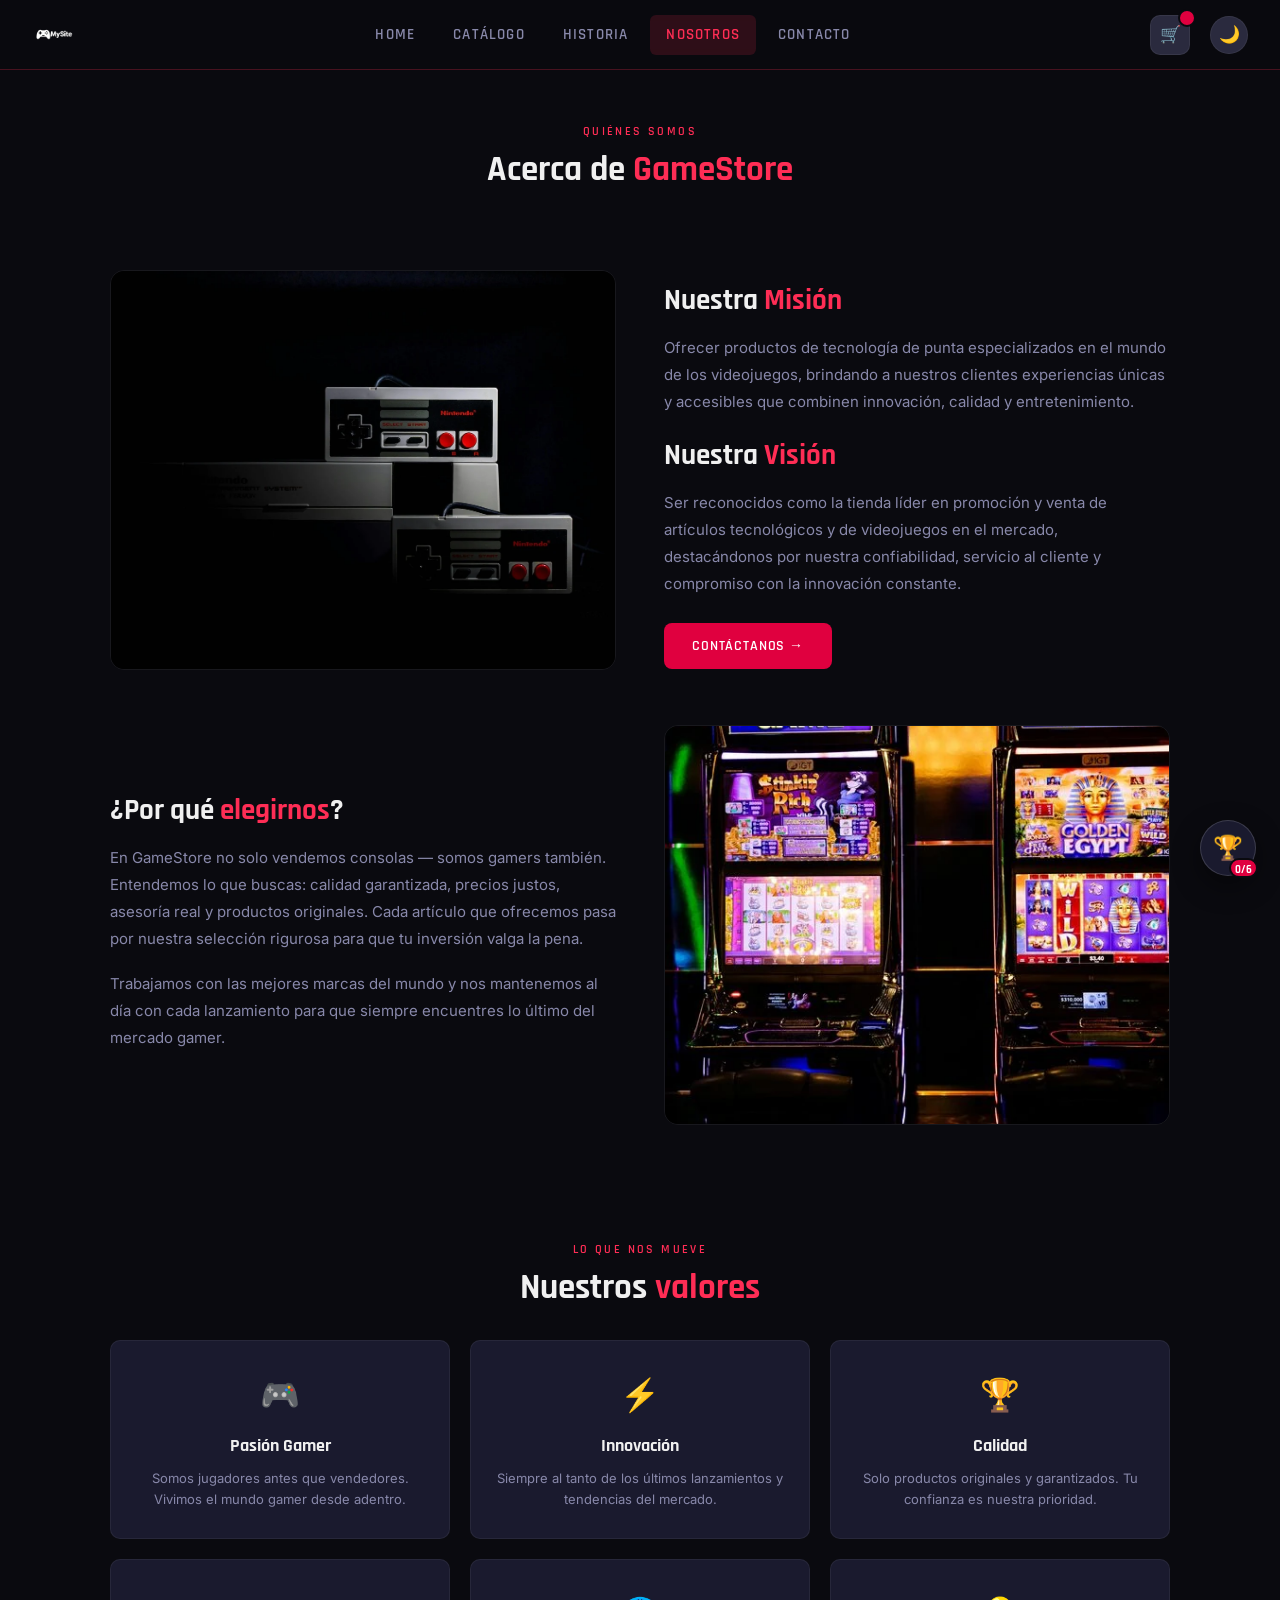
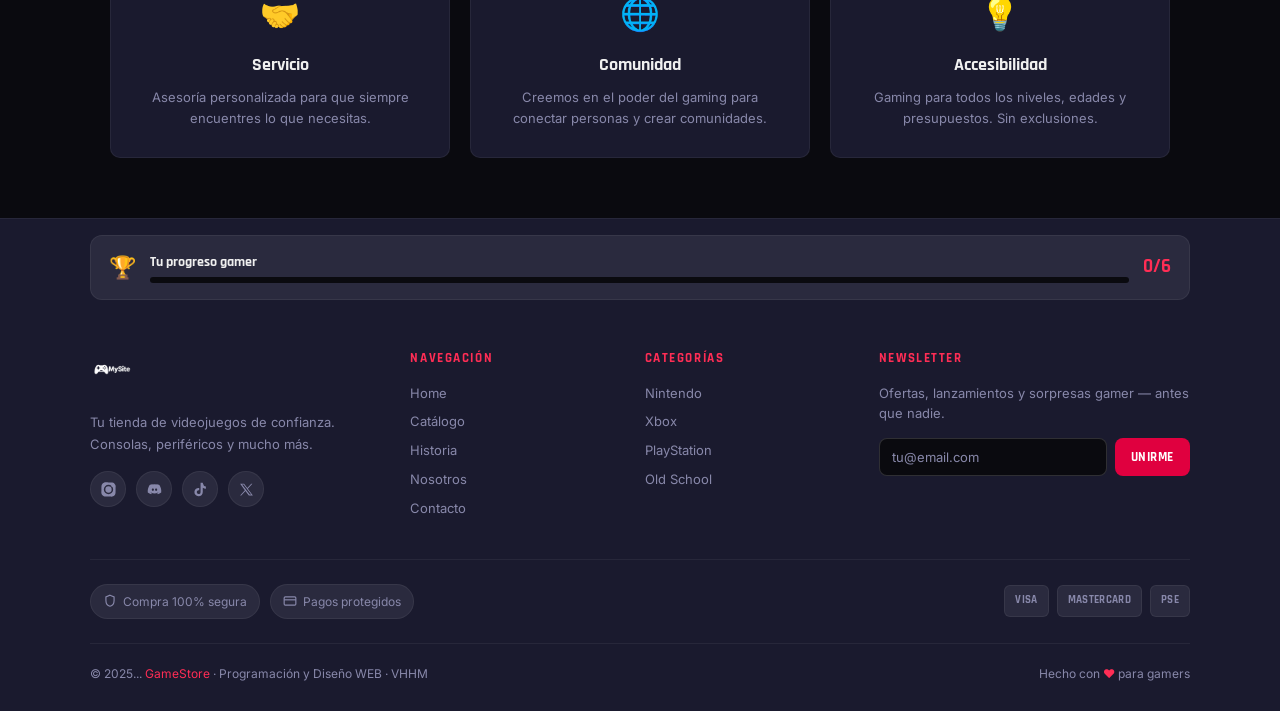
<file: acerca_de.html>
<!DOCTYPE html>
<html lang="es">
<head>
  <meta charset="UTF-8" />
  <meta name="viewport" content="width=device-width, initial-scale=1.0" />
  <!-- Aplica el tema guardado ANTES de pintar la página, para evitar parpadeo -->
  <script>
  (function () {
    try {
      var t = localStorage.getItem('gs-theme');
      if (t === 'light') { document.documentElement.setAttribute('data-theme', 'light'); }
    } catch (e) {}
  })();
  </script>
  <title>GameStore — Nosotros</title>

  <!-- SEO -->
  <meta name="description" content="Conoce GameStore: la tienda de confianza para gamers de toda edad y generación. Pasión gamer, calidad garantizada." />
  <link rel="canonical" href="https://gamestore-web-tau.vercel.app/acerca_de.html" />

  <!-- Open Graph (Facebook, WhatsApp, LinkedIn...) -->
  <meta property="og:type" content="website" />
  <meta property="og:site_name" content="GameStore" />
  <meta property="og:title" content="Sobre GameStore — Pasión gamer, calidad garantizada" />
  <meta property="og:description" content="Conoce GameStore: la tienda de confianza para gamers de toda edad y generación. Pasión gamer, calidad garantizada." />
  <meta property="og:image" content="https://gamestore-web-tau.vercel.app/IMAGENES/og-image.jpg" />
  <meta property="og:image:width" content="1200" />
  <meta property="og:image:height" content="630" />
  <meta property="og:url" content="https://gamestore-web-tau.vercel.app/acerca_de.html" />
  <meta property="og:locale" content="es_CO" />

  <!-- Twitter / X Card -->
  <meta name="twitter:card" content="summary_large_image" />
  <meta name="twitter:title" content="Sobre GameStore — Pasión gamer, calidad garantizada" />
  <meta name="twitter:description" content="Conoce GameStore: la tienda de confianza para gamers de toda edad y generación. Pasión gamer, calidad garantizada." />
  <meta name="twitter:image" content="https://gamestore-web-tau.vercel.app/IMAGENES/og-image.jpg" />

  <!-- Favicon -->
  <link rel="icon" type="image/x-icon" href="IMAGENES/favicon.ico" />
  <link rel="icon" type="image/png" sizes="32x32" href="IMAGENES/favicon-32x32.png" />
  <link rel="icon" type="image/png" sizes="16x16" href="IMAGENES/favicon-16x16.png" />
  <link rel="apple-touch-icon" sizes="180x180" href="IMAGENES/apple-touch-icon.png" />
  <link rel="manifest" href="site.webmanifest" />
  <meta name="theme-color" content="#ff2d55" />
  <link rel="preconnect" href="https://fonts.googleapis.com" />
  <link rel="preconnect" href="https://fonts.gstatic.com" crossorigin />
  <link rel="stylesheet" href="https://fonts.googleapis.com/css2?family=Rajdhani:wght@500;600;700&family=Inter:wght@300;400;500;600&display=swap" />
  <link rel="stylesheet" href="estilos.css" />
</head>
<body>

  <!-- NAVBAR -->
  <a href="#main-content" class="skip-link">Saltar al contenido</a>

  <nav class="navbar">
    <a href="inicio.html" class="logo">
      <picture><source srcset="IMAGENES/mysite.webp" type="image/webp" /><img src="IMAGENES/mysite.png" alt="GameStore" class="MySiteGamesLogo" width="240" height="240" /></picture>
    </a>
    <button class="menu-toggle" id="menuToggle" aria-label="Abrir menú de navegación" aria-expanded="false" aria-controls="menu">☰</button>
    <div class="menu" id="menu">
      <a href="inicio.html">Home</a>
      <a href="grillas.html">Catálogo</a>
      <a href="historia.html">Historia</a>
      <a href="acerca_de.html" class="active">Nosotros</a>
      <a href="contacto.html">Contacto</a>
    </div>
    <div class="navbar-actions">
      <button class="theme-toggle" id="themeToggle" aria-label="Cambiar a modo claro" title="Cambiar tema">🌙</button>
    </div>
  </nav>

  <main id="main-content">

  <!-- HEADER -->
  <div class="section-title reveal section-title--flush-top">
    <span class="eyebrow">Quiénes somos</span>
    <h2>Acerca de <span>GameStore</span></h2>
  </div>

  <!-- MISIÓN + IMAGEN -->
  <div class="about-hero reveal">
    <picture><source srcset="IMAGENES/pexels-tombrand-1637438.webp" type="image/webp" /><img src="IMAGENES/pexels-tombrand-1637438.jpg" alt="Nuestra misión" width="1400" height="933" loading="lazy" /></picture>
    <div class="about-text">
      <h2>Nuestra <span>Misión</span></h2>
      <p>
        Ofrecer productos de tecnología de punta especializados en el mundo de los videojuegos,
        brindando a nuestros clientes experiencias únicas y accesibles que combinen innovación,
        calidad y entretenimiento.
      </p>
      <h2>Nuestra <span>Visión</span></h2>
      <p>
        Ser reconocidos como la tienda líder en promoción y venta de artículos tecnológicos y de
        videojuegos en el mercado, destacándonos por nuestra confiabilidad, servicio al cliente
        y compromiso con la innovación constante.
      </p>
      <a href="contacto.html" class="btn-primary btn-primary--spaced">Contáctanos →</a>
    </div>
  </div>

  <!-- VISIÓN + IMAGEN (invertida) -->
  <div class="about-hero reveal about-hero--flush-top">
    <div class="about-text">
      <h2>¿Por qué <span>elegirnos</span>?</h2>
      <p>
        En GameStore no solo vendemos consolas — somos gamers también. Entendemos lo que buscas:
        calidad garantizada, precios justos, asesoría real y productos originales. Cada artículo
        que ofrecemos pasa por nuestra selección rigurosa para que tu inversión valga la pena.
      </p>
      <p>
        Trabajamos con las mejores marcas del mundo y nos mantenemos al día con cada lanzamiento
        para que siempre encuentres lo último del mercado gamer.
      </p>
    </div>
    <picture><source srcset="IMAGENES/pexels-viniciusvieirafotografia-29825629.webp" type="image/webp" /><img src="IMAGENES/pexels-viniciusvieirafotografia-29825629.jpg" alt="Por qué elegirnos" width="533" height="800" loading="lazy" /></picture>
  </div>

  <!-- VALORES -->
  <div class="section-title reveal">
    <span class="eyebrow">Lo que nos mueve</span>
    <h2>Nuestros <span>valores</span></h2>
  </div>
  <div class="about-values">
    <div class="value-card reveal">
      <div class="icon">🎮</div>
      <h3>Pasión Gamer</h3>
      <p>Somos jugadores antes que vendedores. Vivimos el mundo gamer desde adentro.</p>
    </div>
    <div class="value-card reveal">
      <div class="icon">⚡</div>
      <h3>Innovación</h3>
      <p>Siempre al tanto de los últimos lanzamientos y tendencias del mercado.</p>
    </div>
    <div class="value-card reveal">
      <div class="icon">🏆</div>
      <h3>Calidad</h3>
      <p>Solo productos originales y garantizados. Tu confianza es nuestra prioridad.</p>
    </div>
    <div class="value-card reveal">
      <div class="icon">🤝</div>
      <h3>Servicio</h3>
      <p>Asesoría personalizada para que siempre encuentres lo que necesitas.</p>
    </div>
    <div class="value-card reveal">
      <div class="icon">🌐</div>
      <h3>Comunidad</h3>
      <p>Creemos en el poder del gaming para conectar personas y crear comunidades.</p>
    </div>
    <div class="value-card reveal">
      <div class="icon">💡</div>
      <h3>Accesibilidad</h3>
      <p>Gaming para todos los niveles, edades y presupuestos. Sin exclusiones.</p>
    </div>
  </div>

  <!-- FOOTER -->
  </main>

  <footer>
    <div class="footer-achievements"></div>
    <div class="footer-grid">
      <div class="footer-brand">
        <a href="inicio.html" class="logo"><picture><source srcset="IMAGENES/mysite.webp" type="image/webp" /><img src="IMAGENES/mysite.png" alt="GameStore" width="240" height="240" loading="lazy" /></picture></a>
        <p>Tu tienda de videojuegos de confianza.<br>Consolas, periféricos y mucho más.</p>
        <div class="footer-social">
          <a href="#" aria-label="Síguenos en Instagram" target="_blank" rel="noopener"><svg viewBox="0 0 24 24"><path d="M12 2c2.7 0 3 0 4.1.06 1.1.05 1.85.23 2.5.48.7.27 1.28.64 1.87 1.22.58.59.95 1.17 1.22 1.87.25.66.43 1.4.48 2.5C22 9 22 9.3 22 12s0 3-.06 4.1c-.05 1.1-.23 1.85-.48 2.5a5 5 0 0 1-1.22 1.87 5 5 0 0 1-1.87 1.22c-.66.25-1.4.43-2.5.48C15 22 14.7 22 12 22s-3 0-4.1-.06c-1.1-.05-1.85-.23-2.5-.48a5 5 0 0 1-1.87-1.22 5 5 0 0 1-1.22-1.87c-.25-.66-.43-1.4-.48-2.5C2 15 2 14.7 2 12s0-3 .06-4.1c.05-1.1.23-1.85.48-2.5.27-.7.64-1.28 1.22-1.87.59-.58 1.17-.95 1.87-1.22.66-.25 1.4-.43 2.5-.48C9 2 9.3 2 12 2zm0 3.4A6.6 6.6 0 1 0 12 18.6 6.6 6.6 0 0 0 12 5.4zm0 2.16a4.44 4.44 0 1 1 0 8.88 4.44 4.44 0 0 1 0-8.88zm6.86-.4a1.44 1.44 0 1 1-2.88 0 1.44 1.44 0 0 1 2.88 0z"/></svg></a>
          <a href="#" aria-label="Únete a nuestro Discord" target="_blank" rel="noopener"><svg viewBox="0 0 24 24"><path d="M18.9 5.7A15.8 15.8 0 0 0 15 4.5l-.2.4c1.4.4 2.6.9 3.7 1.6a13 13 0 0 0-13-.1c1.1-.7 2.4-1.3 3.8-1.6L9 4.5a15.8 15.8 0 0 0-3.9 1.2C2.9 9.3 2.2 12.7 2.5 16.1a15.9 15.9 0 0 0 4.9 2.5l.7-1.2a10 10 0 0 1-1.6-.8l.4-.3a11.4 11.4 0 0 0 10.2 0l.4.3c-.5.3-1 .5-1.6.8l.7 1.2a15.9 15.9 0 0 0 4.9-2.5c.4-3.9-.6-7.3-2.6-10.4zM9.7 14c-.8 0-1.5-.8-1.5-1.7 0-1 .6-1.8 1.5-1.8s1.5.8 1.5 1.8c0 1-.7 1.7-1.5 1.7zm4.6 0c-.8 0-1.5-.8-1.5-1.7 0-1 .6-1.8 1.5-1.8s1.5.8 1.5 1.8c0 1-.6 1.7-1.5 1.7z"/></svg></a>
          <a href="#" aria-label="Síguenos en TikTok" target="_blank" rel="noopener"><svg viewBox="0 0 24 24"><path d="M16.6 5.8c-.9-.9-1.4-2.1-1.4-3.4h-3.1v13.4a2.7 2.7 0 1 1-1.9-2.6V9.9a5.9 5.9 0 1 0 5 5.8V9.4a7.3 7.3 0 0 0 4.4 1.5V7.8c-1 0-2-.4-2.9-1.1a5 5 0 0 1-.1-.1z"/></svg></a>
          <a href="#" aria-label="Síguenos en X" target="_blank" rel="noopener"><svg viewBox="0 0 24 24"><path d="M13.9 10.9 20.3 4h-1.6l-5.6 6-4.5-6H3l6.7 8.9L3 20.4h1.6l5.9-6.4 4.8 6.4H21l-7.1-9.5zM11.8 13l-.7-.9-5.4-7.3h2.1l4.4 5.9.7.9 5.7 7.6h-2.1L11.8 13z"/></svg></a>
        </div>
      </div>
      <div class="footer-col">
        <h3>Navegación</h3>
        <a href="inicio.html">Home</a>
        <a href="grillas.html">Catálogo</a>
        <a href="historia.html">Historia</a>
        <a href="acerca_de.html">Nosotros</a>
        <a href="contacto.html">Contacto</a>
      </div>
      <div class="footer-col">
        <h3>Categorías</h3>
        <a href="grillas.html#nintendo">Nintendo</a>
        <a href="grillas.html#microsoft">Xbox</a>
        <a href="grillas.html#ps_sony">PlayStation</a>
        <a href="grillas.html#oldschool">Old School</a>
      </div>
      <div class="footer-col footer-newsletter">
        <h3>Newsletter</h3>
        <p>Ofertas, lanzamientos y sorpresas gamer — antes que nadie.</p>
        <form class="newsletter-form">
          <label for="newsletterEmail" class="visually-hidden">Correo electrónico</label>
          <input type="email" id="newsletterEmail" placeholder="tu@email.com" required />
          <button type="submit">Unirme</button>
        </form>
      </div>
    </div>
    <div class="footer-trust">
      <div class="footer-trust-badges">
        <span class="trust-badge"><svg viewBox="0 0 24 24" fill="none" stroke="currentColor" stroke-width="2"><path d="M12 2l7 3v6c0 4.6-3 8.9-7 10-4-1.1-7-5.4-7-10V5l7-3z"/></svg>Compra 100% segura</span>
        <span class="trust-badge"><svg viewBox="0 0 24 24" fill="none" stroke="currentColor" stroke-width="2"><rect x="2" y="5" width="20" height="14" rx="2"/><path d="M2 10h20"/></svg>Pagos protegidos</span>
      </div>
      <div class="footer-payment-methods">
        <span class="payment-icon">VISA</span>
        <span class="payment-icon">MASTERCARD</span>
        <span class="payment-icon">PSE</span>
      </div>
    </div>
    <div class="footer-bottom">
      <p>© 2025... <span>GameStore</span> · Programación y Diseño WEB · VHHM</p>
      <p>Hecho con <span>♥</span> para gamers</p>
    </div>
  </footer>

  <script src="js/cart.js"></script>
  <script src="js/main.js"></script>
  <script>
    GameStore.initMenuToggle();
    GameStore.initInteractions();
    GameStore.initAchievements();
    GameStoreCart.initCart();
  </script>
</body>
</html>
</file>
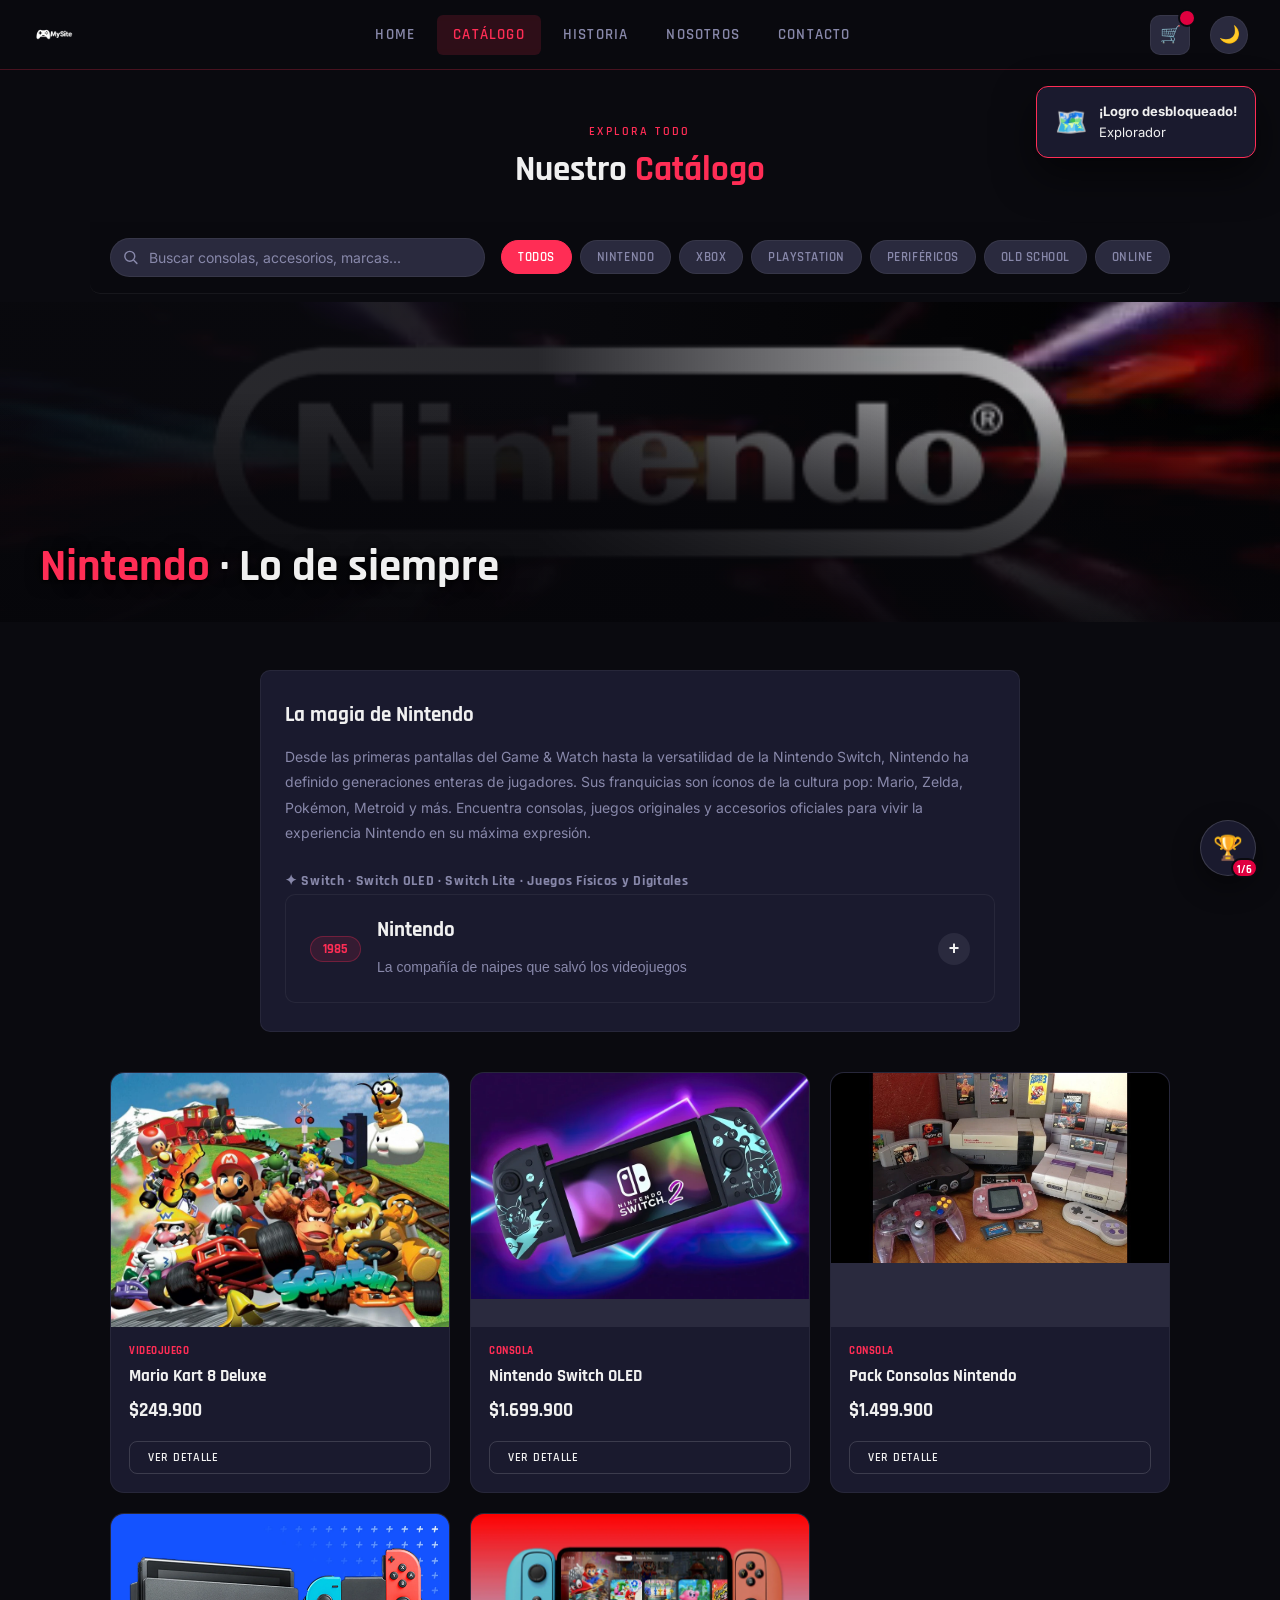
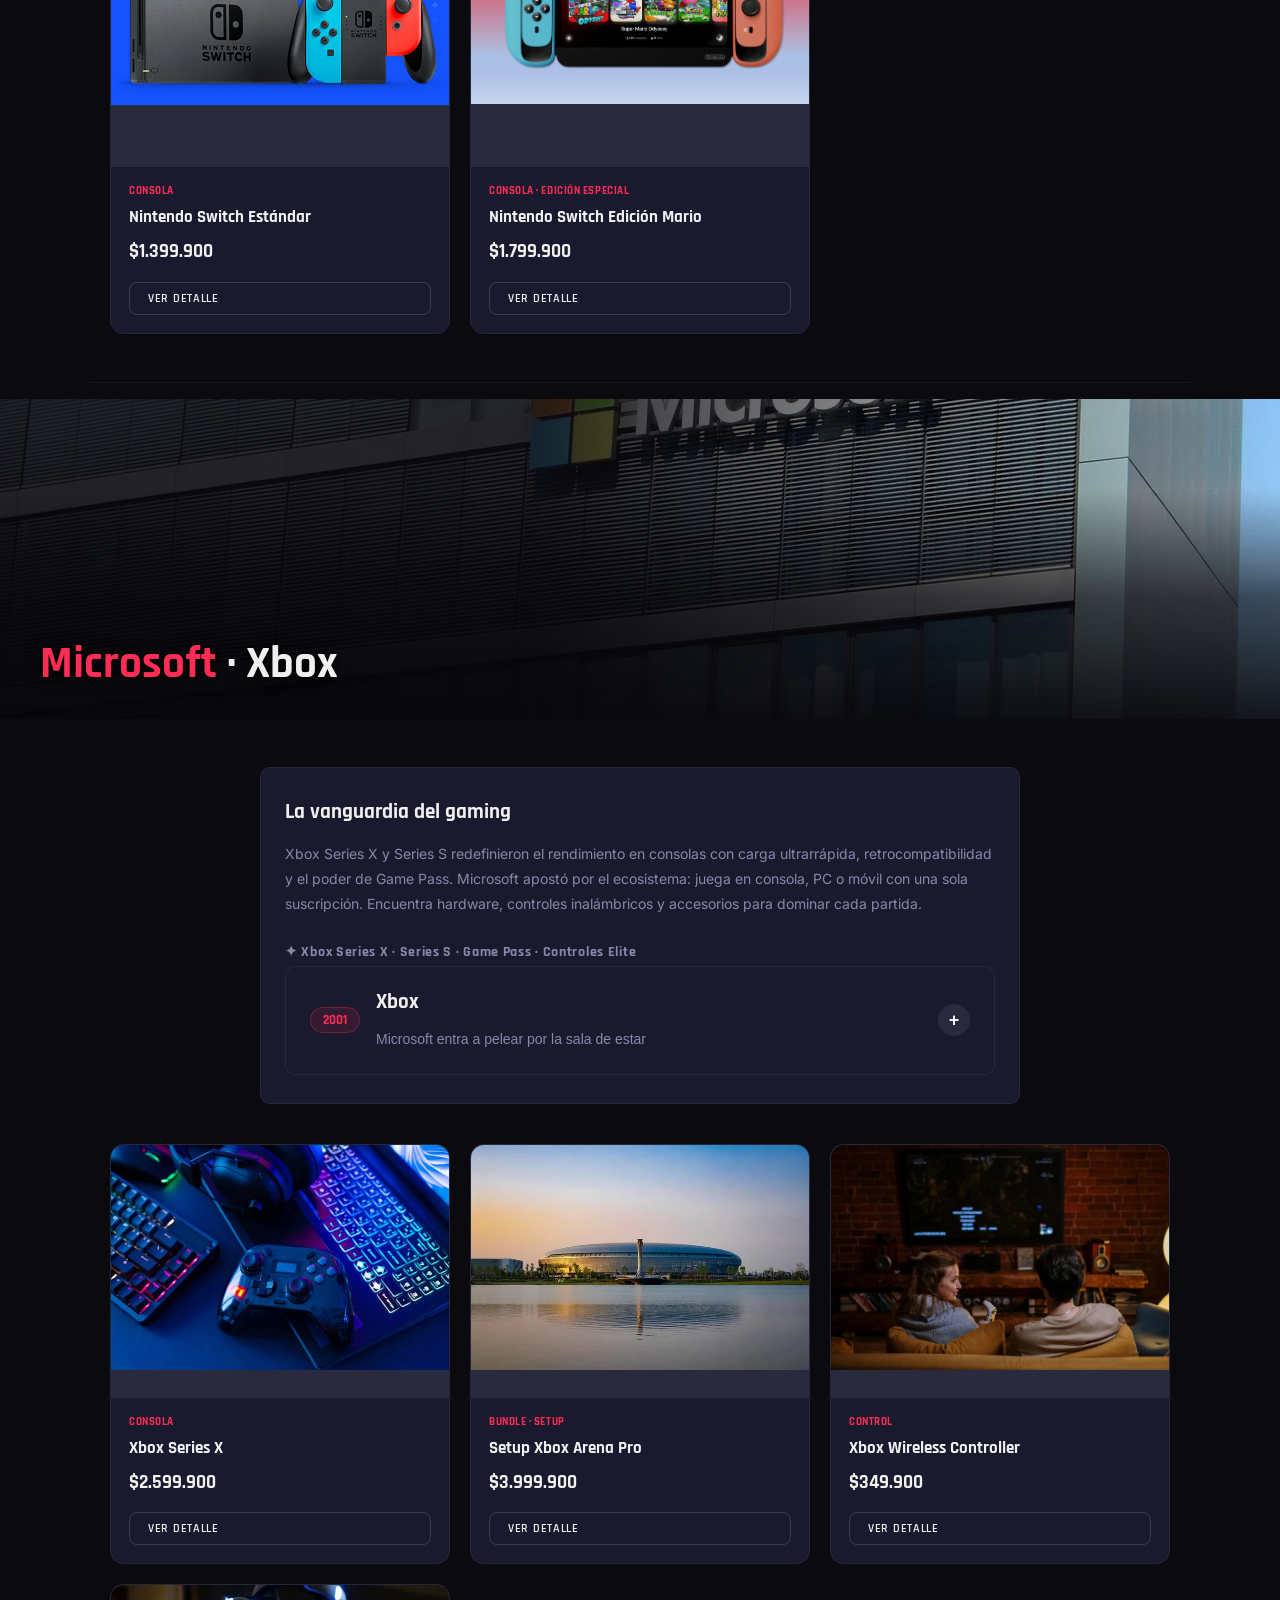
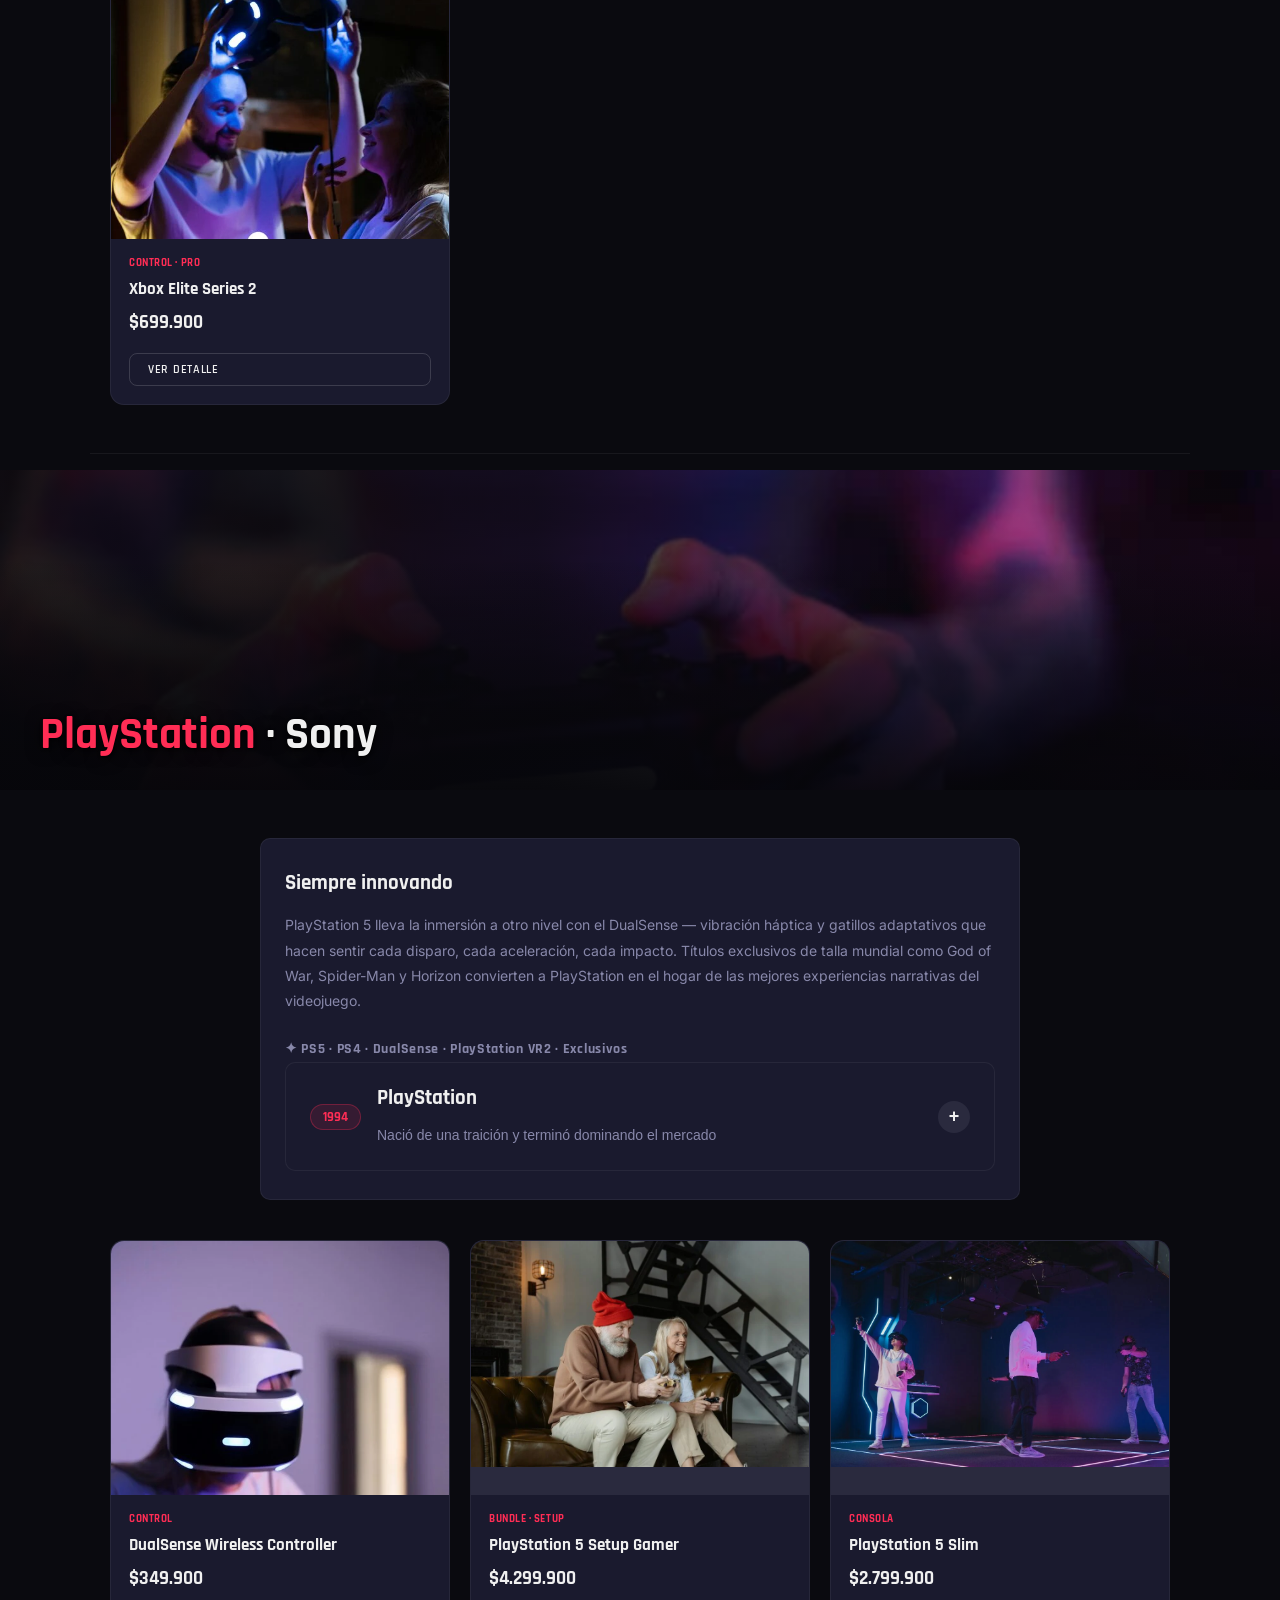
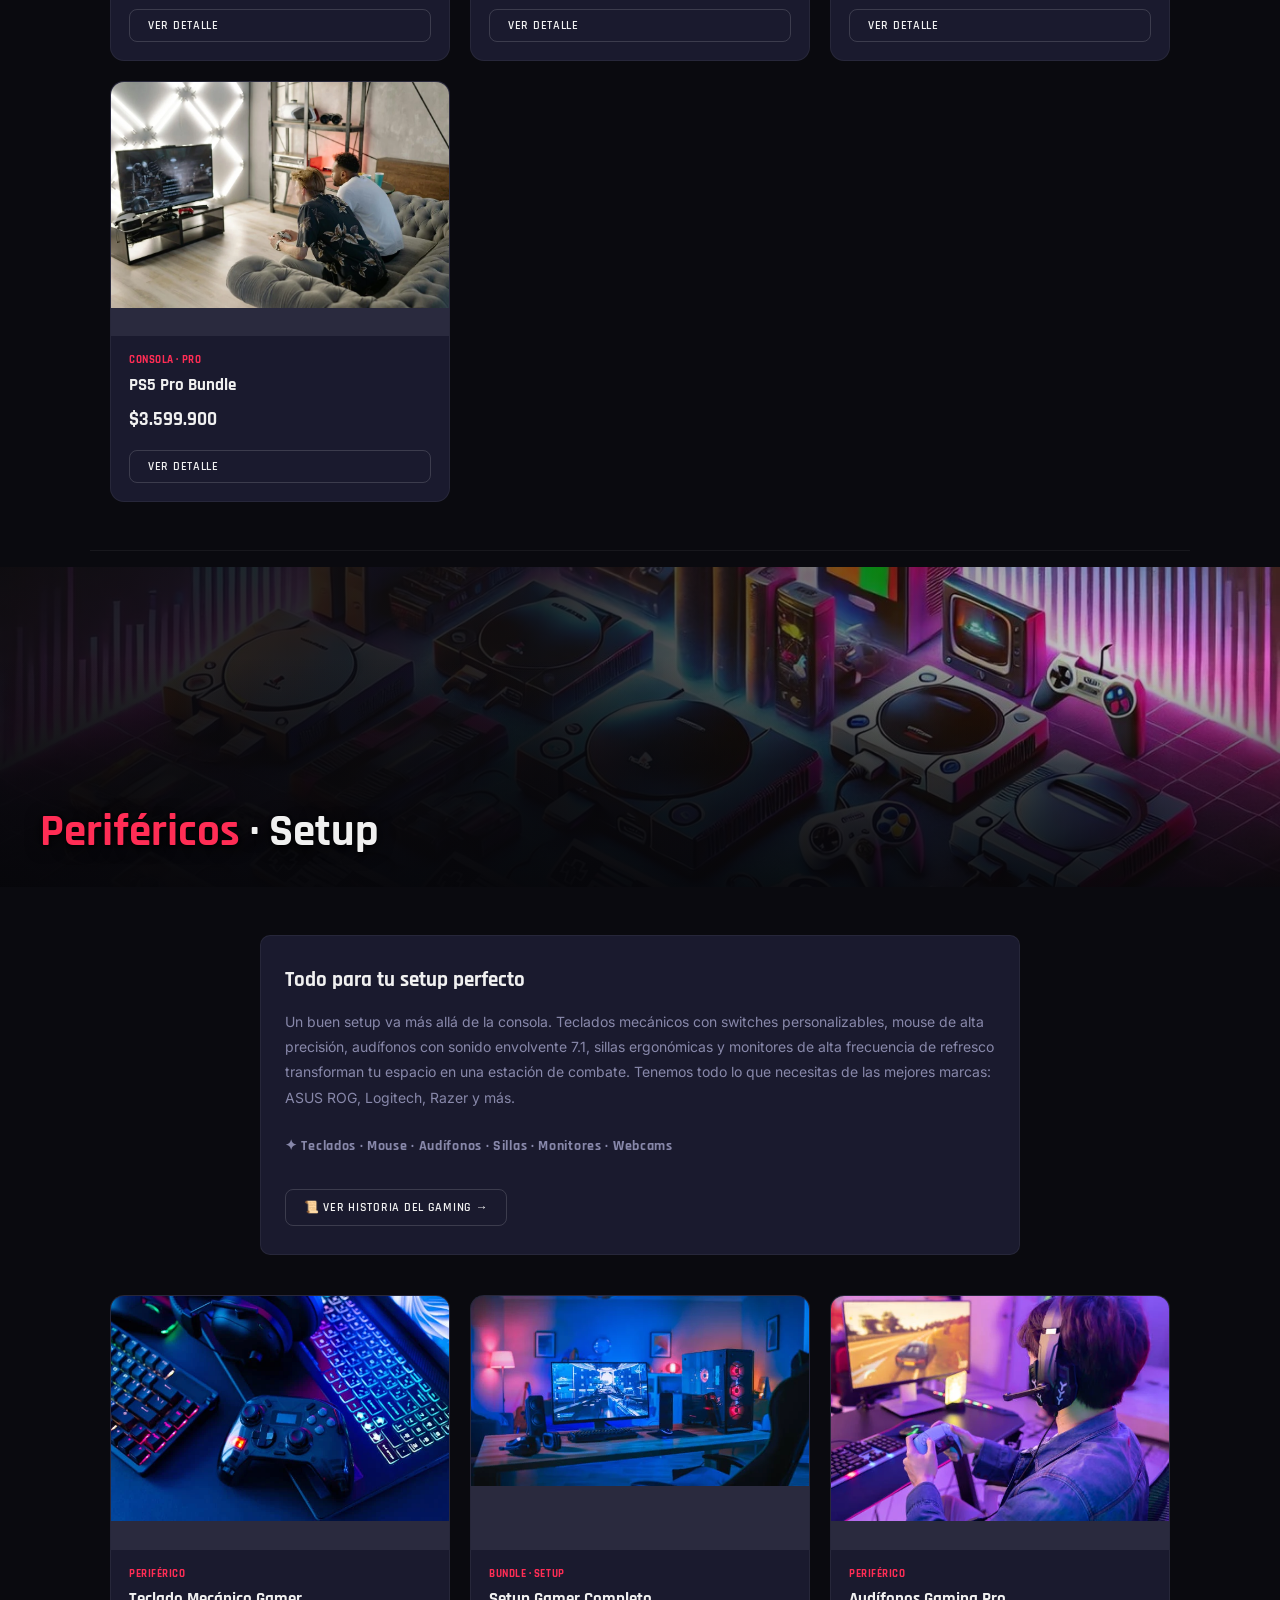
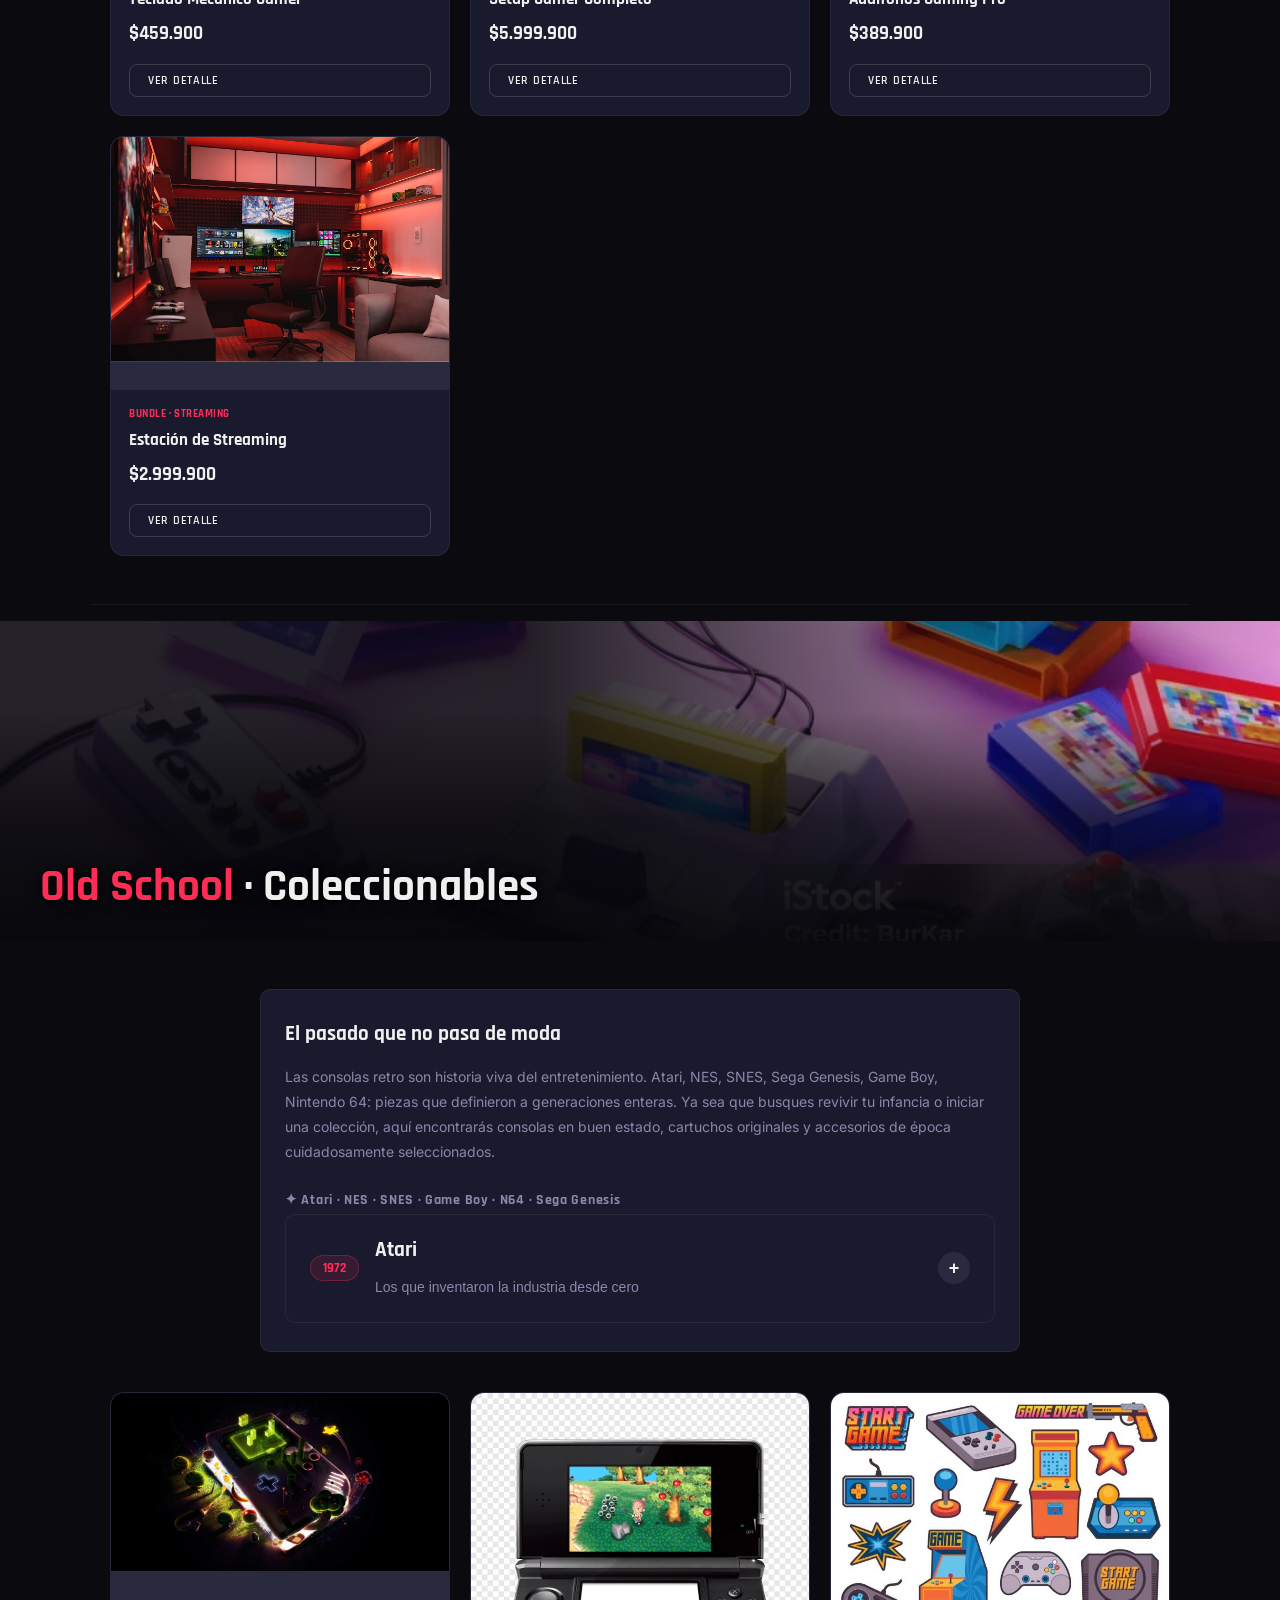
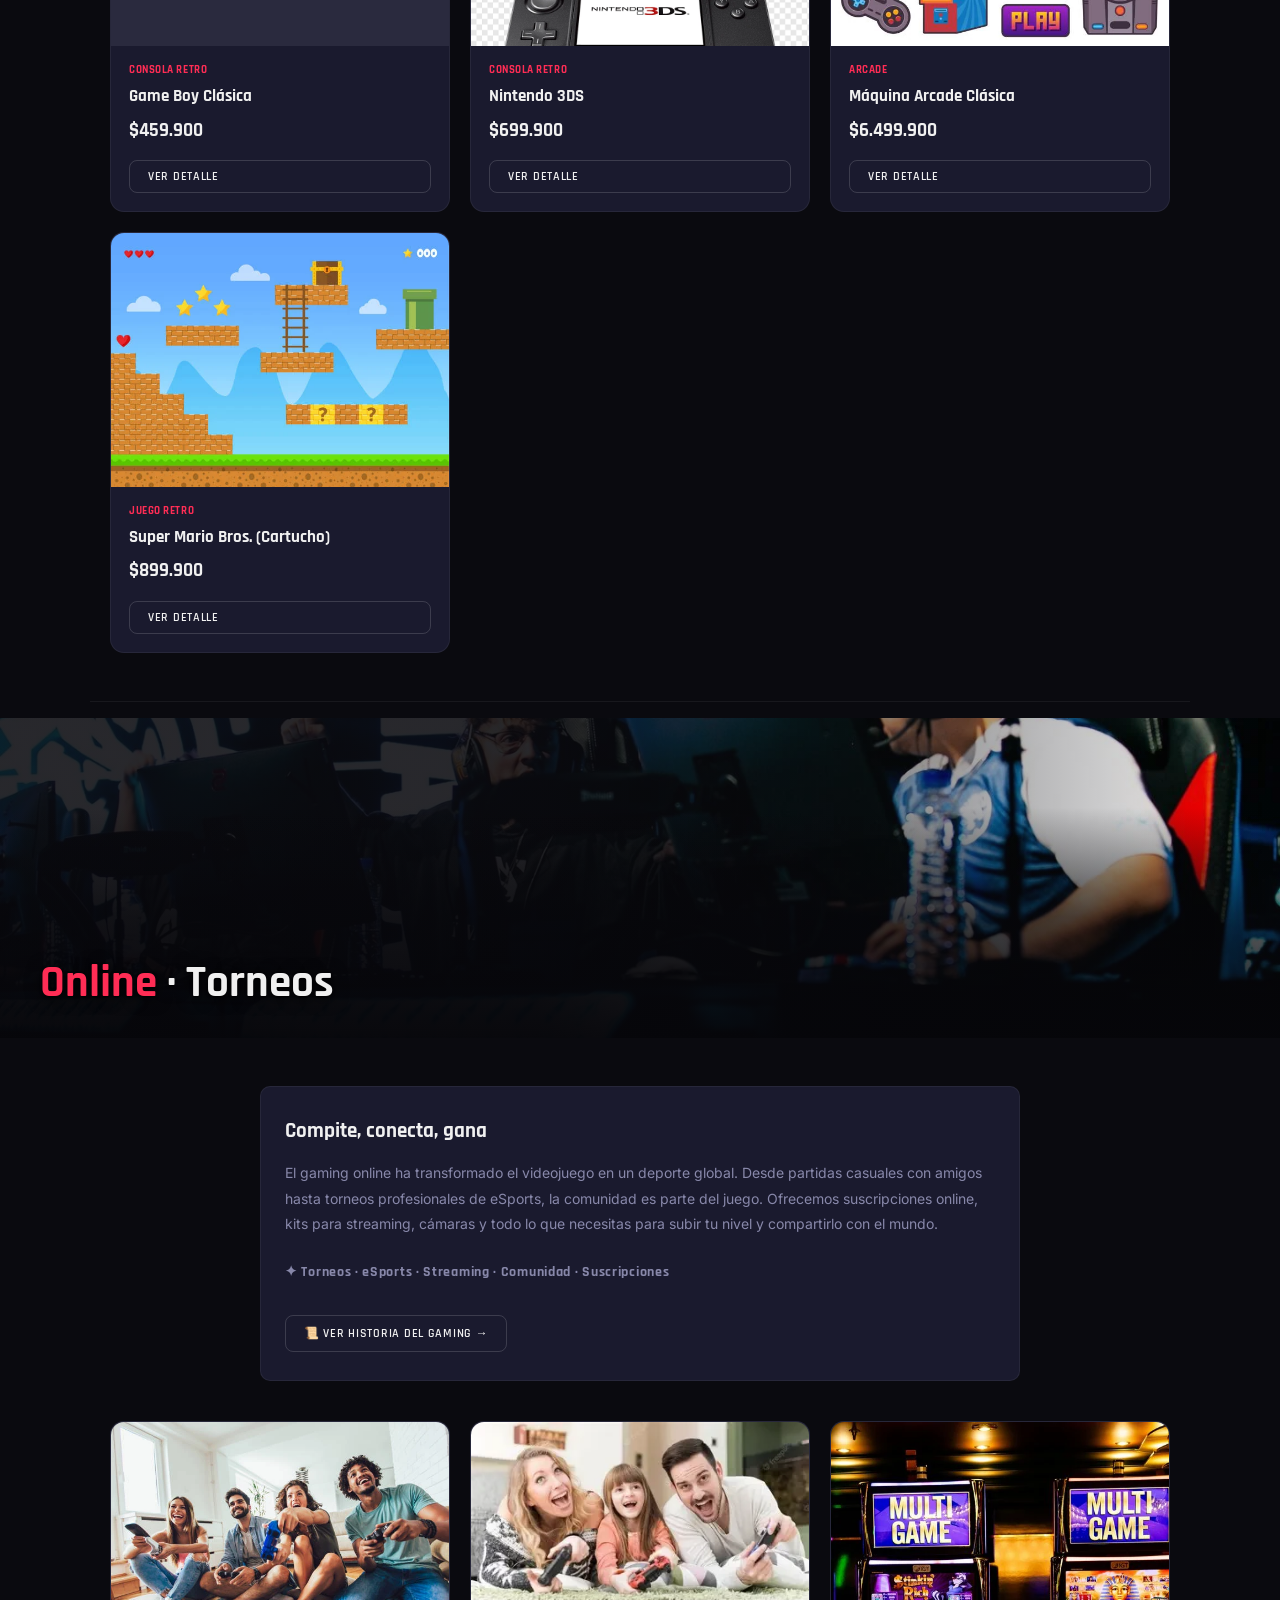
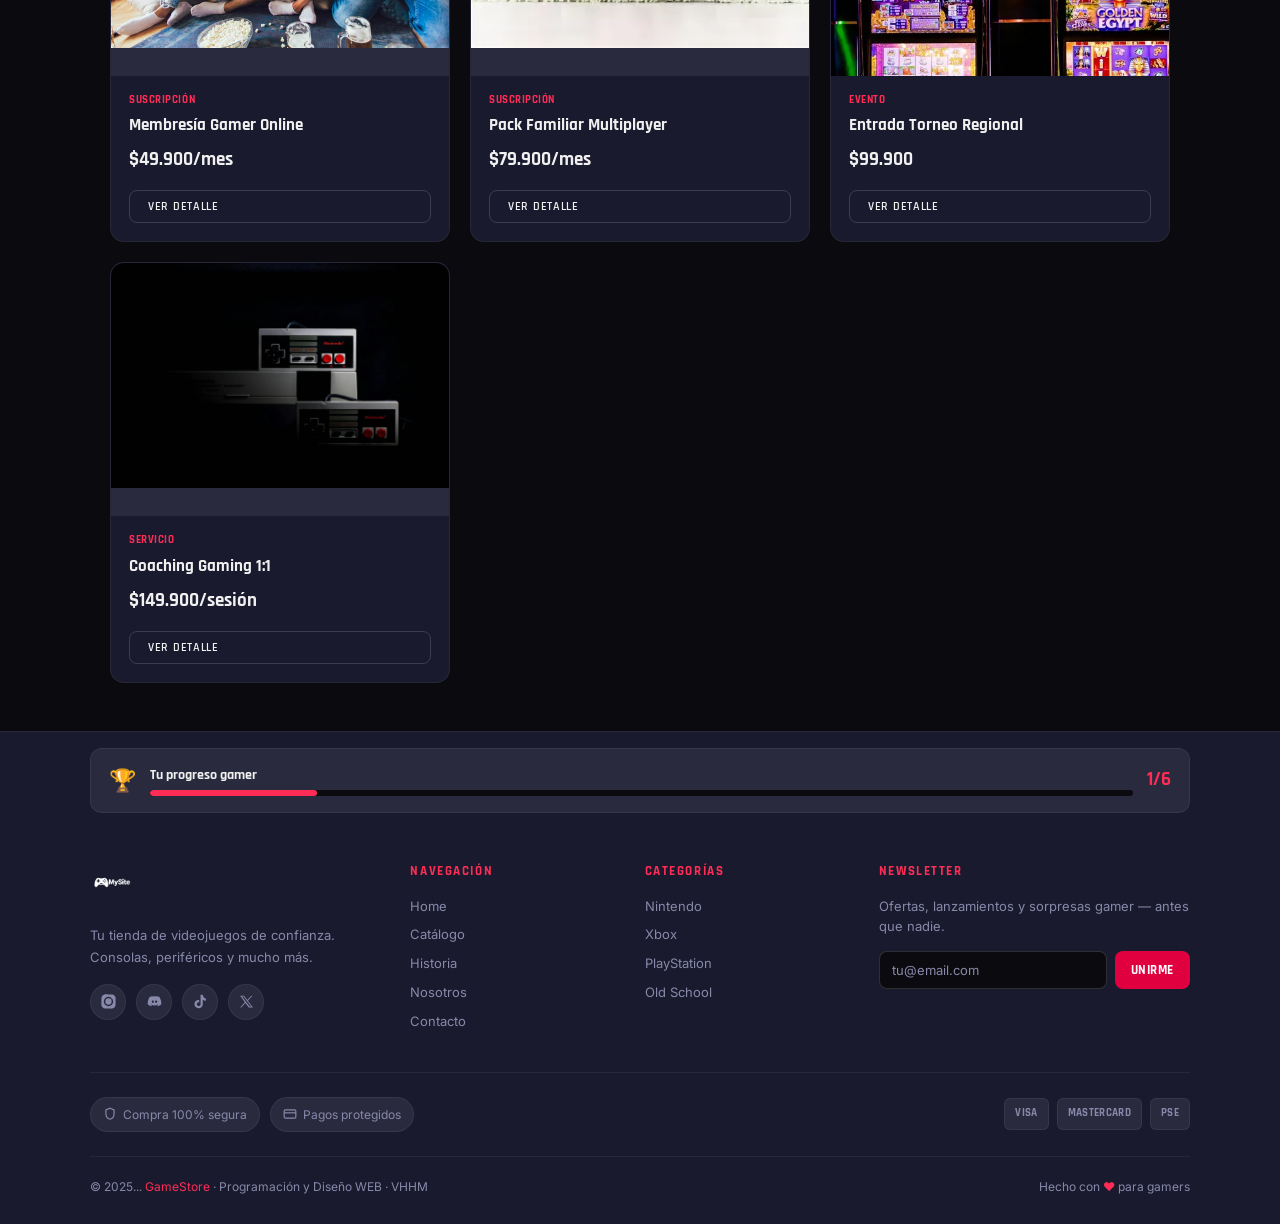
<file: grillas.html>
<!DOCTYPE html>
<html lang="es">
<head>
  <meta charset="UTF-8" />
  <meta name="viewport" content="width=device-width, initial-scale=1.0" />
  <!-- Aplica el tema guardado ANTES de pintar la página, para evitar parpadeo -->
  <script>
  (function () {
    try {
      var t = localStorage.getItem('gs-theme');
      if (t === 'light') { document.documentElement.setAttribute('data-theme', 'light'); }
    } catch (e) {}
  })();
  </script>
  <title>GameStore — Catálogo</title>

  <!-- SEO -->
  <meta name="description" content="Explora el catálogo gamer de GameStore: Nintendo, Xbox, PlayStation, periféricos y clásicos old school. Encuentra tu próximo must-have. 🎮" />
  <link rel="canonical" href="https://gamestore-web-tau.vercel.app/grillas.html" />

  <!-- Open Graph (Facebook, WhatsApp, LinkedIn...) -->
  <meta property="og:type" content="website" />
  <meta property="og:site_name" content="GameStore" />
  <meta property="og:title" content="Catálogo GameStore — Nintendo, Xbox, PlayStation y más" />
  <meta property="og:description" content="Explora el catálogo gamer de GameStore: Nintendo, Xbox, PlayStation, periféricos y clásicos old school. Encuentra tu próximo must-have. 🎮" />
  <meta property="og:image" content="https://gamestore-web-tau.vercel.app/IMAGENES/og-image.jpg" />
  <meta property="og:image:width" content="1200" />
  <meta property="og:image:height" content="630" />
  <meta property="og:url" content="https://gamestore-web-tau.vercel.app/grillas.html" />
  <meta property="og:locale" content="es_CO" />

  <!-- Twitter / X Card -->
  <meta name="twitter:card" content="summary_large_image" />
  <meta name="twitter:title" content="Catálogo GameStore — Nintendo, Xbox, PlayStation y más" />
  <meta name="twitter:description" content="Explora el catálogo gamer de GameStore: Nintendo, Xbox, PlayStation, periféricos y clásicos old school. Encuentra tu próximo must-have. 🎮" />
  <meta name="twitter:image" content="https://gamestore-web-tau.vercel.app/IMAGENES/og-image.jpg" />

  <!-- Favicon -->
  <link rel="icon" type="image/x-icon" href="IMAGENES/favicon.ico" />
  <link rel="icon" type="image/png" sizes="32x32" href="IMAGENES/favicon-32x32.png" />
  <link rel="icon" type="image/png" sizes="16x16" href="IMAGENES/favicon-16x16.png" />
  <link rel="apple-touch-icon" sizes="180x180" href="IMAGENES/apple-touch-icon.png" />
  <link rel="manifest" href="site.webmanifest" />
  <meta name="theme-color" content="#ff2d55" />
  <link rel="preconnect" href="https://fonts.googleapis.com" />
  <link rel="preconnect" href="https://fonts.gstatic.com" crossorigin />
  <link rel="stylesheet" href="https://fonts.googleapis.com/css2?family=Rajdhani:wght@500;600;700&family=Inter:wght@300;400;500;600&display=swap" />
  <link rel="stylesheet" href="estilos.css" />

</head>
<body>

  <!-- NAVBAR -->
  <a href="#main-content" class="skip-link">Saltar al contenido</a>

  <nav class="navbar">
    <a href="inicio.html" class="logo">
      <picture><source srcset="IMAGENES/mysite.webp" type="image/webp" /><img src="IMAGENES/mysite.png" alt="GameStore" class="MySiteGamesLogo" width="240" height="240" /></picture>
    </a>
    <button class="menu-toggle" id="menuToggle" aria-label="Abrir menú de navegación" aria-expanded="false" aria-controls="menu">☰</button>
    <div class="menu" id="menu">
      <a href="inicio.html">Home</a>
      <a href="grillas.html" class="active">Catálogo</a>
      <a href="historia.html">Historia</a>
      <a href="acerca_de.html">Nosotros</a>
      <a href="contacto.html">Contacto</a>
    </div>
    <div class="navbar-actions">
      <button class="theme-toggle" id="themeToggle" aria-label="Cambiar a modo claro" title="Cambiar tema">🌙</button>
    </div>
  </nav>

  <main id="main-content">

  <!-- PAGE HEADER -->
  <div class="section-title reveal section-title--flush-top">
    <span class="eyebrow">Explora todo</span>
    <h2>Nuestro <span>Catálogo</span></h2>
  </div>

  <!-- BUSCADOR EN VIVO + FILTROS -->
  <div class="catalog-controls reveal">
    <div class="search-box">
      <svg class="search-icon" viewBox="0 0 24 24" aria-hidden="true">
        <circle cx="11" cy="11" r="7" fill="none" stroke="currentColor" stroke-width="2"/>
        <line x1="21" y1="21" x2="16.65" y2="16.65" stroke="currentColor" stroke-width="2" stroke-linecap="round"/>
      </svg>
      <input type="text" id="catalogSearch" placeholder="Buscar consolas, accesorios, marcas..." aria-label="Buscar en el catálogo" autocomplete="off" />
    </div>
    <div class="filter-chips" id="filterChips" role="group" aria-label="Filtrar por categoría">
      <button class="chip active" type="button" data-filter="all" aria-pressed="true">Todos</button>
      <button class="chip" type="button" data-filter="nintendo" aria-pressed="false">Nintendo</button>
      <button class="chip" type="button" data-filter="microsoft" aria-pressed="false">Xbox</button>
      <button class="chip" type="button" data-filter="ps_sony" aria-pressed="false">PlayStation</button>
      <button class="chip" type="button" data-filter="perifericos" aria-pressed="false">Periféricos</button>
      <button class="chip" type="button" data-filter="oldschool" aria-pressed="false">Old School</button>
      <button class="chip" type="button" data-filter="online" aria-pressed="false">Online</button>
    </div>
  </div>

  <!-- ── NINTENDO ── -->
  <section class="category-block" data-category="nintendo" data-keywords="Nintendo Switch Switch OLED Switch Lite Mario Kart Mario Bros Zelda Pokémon Metroid consolas retro juegos físicos digitales control accesorios">
  <div id="nintendo" class="cat-header">
    <video class="cat-hero" width="480" height="196" poster="IMAGENES/gifnintendo-poster.webp" autoplay loop muted playsinline preload="none" aria-label="Nintendo" role="img">
      <source src="IMAGENES/gifnintendo-av1.webm" type='video/webm; codecs="av01.0.04M.08"' />
      <source src="IMAGENES/gifnintendo-vp9.webm" type='video/webm; codecs="vp9"' />
      <source src="IMAGENES/gifnintendo.mp4" type="video/mp4" />
    </video>
    <div class="cat-header-overlay">
      <h2><span>Nintendo</span> · Lo de siempre</h2>
    </div>
  </div>
  <div class="cat-section reveal"><div class="cat-text">
      <h3>La magia de Nintendo</h3>
      <p>
        Desde las primeras pantallas del Game & Watch hasta la versatilidad de la Nintendo Switch,
        Nintendo ha definido generaciones enteras de jugadores. Sus franquicias son íconos de la cultura
        pop: Mario, Zelda, Pokémon, Metroid y más. Encuentra consolas, juegos originales y accesorios
        oficiales para vivir la experiencia Nintendo en su máxima expresión.
      </p>
      <br />
      <p class="cat-text__highlight">
        ✦ Switch · Switch OLED · Switch Lite · Juegos Físicos y Digitales
      </p>

      <div class="history-card history-card--embed" data-company="nintendo">
        <button class="history-card-toggle" type="button" aria-expanded="false" aria-controls="history-body-embed-nintendo">
          <div class="history-card-head">
            <span class="history-year">1985</span>
            <div>
              <h3>Nintendo</h3>
              <p class="history-tagline">La compañía de naipes que salvó los videojuegos</p>
            </div>
          </div>
          <span class="history-toggle-icon">+</span>
        </button>
        <div class="history-card-body" id="history-body-embed-nintendo" aria-hidden="true">
          <p>
            Nintendo existía desde 1889 en Kyoto, Japón — casi un siglo antes de tocar un videojuego,
            fabricando naipes Hanafuda pintados a mano. Cuando el mercado norteamericano estaba
            devastado tras el Crash de 1983, Nintendo se atrevió a relanzarlo con el
            <strong>Nintendo Entertainment System (NES, 1985)</strong>, acompañado de un plomero llamado
            Mario. <em>Super Mario Bros.</em> no solo vendió consolas: redefinió lo que un videojuego
            podía ser. Su estricto "Seal of Quality" restauró una confianza que la industria había perdido
            por completo.
          </p>
          <p>
            En 1989 lanzaron el <strong>Game Boy</strong>, la portátil más exitosa de su generación, empujada
            por un fenómeno inesperado: <em>Tetris</em>. Durante los 90, la rivalidad Mario contra Sonic —
            Nintendo contra Sega — definió la llamada "Guerra de consolas de 16 bits" entre el
            <strong>SNES</strong> y el Sega Genesis, una batalla de marketing tan intensa como la de las
            consolas mismas.
          </p>
          <div class="history-block">
            <h4>Consolas icónicas</h4>
            <div class="history-tags"><span>NES (1985)</span><span>Game Boy (1989)</span><span>SNES (1990)</span><span>Nintendo 64 (1996)</span><span>GameCube (2001)</span><span>Wii (2006)</span><span>Switch (2017)</span></div>
          </div>
          <div class="history-block">
            <h4>Juegos insignia</h4>
            <div class="history-tags"><span>Super Mario Bros.</span><span>The Legend of Zelda</span><span>Pokémon</span><span>Metroid</span><span>Donkey Kong</span></div>
          </div>
          <div class="history-fact">💡 <strong>Dato curioso:</strong> Nintendo llevaba 90 años vendiendo cartas antes de fabricar su primer videojuego — literalmente empezó como una empresa de naipes tradicionales japoneses.</div>
        </div>
      </div>

    </div><div class="product-grid" data-category="nintendo"></div></div>
  <hr class="cat-divider" />
  </section>

  <!-- ── MICROSOFT ── -->
  <section class="category-block" data-category="microsoft" data-keywords="Xbox Series X Series S Microsoft Game Pass control Elite periférico gaming arena accesorios">
  <div id="microsoft" class="cat-header">
    <picture><source srcset="IMAGENES/MICROSOFT.webp" type="image/webp" /><img src="IMAGENES/MICROSOFT.jpg" class="cat-hero" alt="Microsoft Xbox" width="1280" height="960" loading="lazy" /></picture>
    <div class="cat-header-overlay">
      <h2><span>Microsoft</span> · Xbox</h2>
    </div>
  </div>
  <div class="cat-section reveal"><div class="cat-text">
      <h3>La vanguardia del gaming</h3>
      <p>
        Xbox Series X y Series S redefinieron el rendimiento en consolas con carga ultrarrápida,
        retrocompatibilidad y el poder de Game Pass. Microsoft apostó por el ecosistema: juega en
        consola, PC o móvil con una sola suscripción. Encuentra hardware, controles inalámbricos
        y accesorios para dominar cada partida.
      </p>
      <br />
      <p class="cat-text__highlight">
        ✦ Xbox Series X · Series S · Game Pass · Controles Elite
      </p>

      <div class="history-card history-card--embed" data-company="xbox">
        <button class="history-card-toggle" type="button" aria-expanded="false" aria-controls="history-body-embed-xbox">
          <div class="history-card-head">
            <span class="history-year">2001</span>
            <div>
              <h3>Xbox</h3>
              <p class="history-tagline">Microsoft entra a pelear por la sala de estar</p>
            </div>
          </div>
          <span class="history-toggle-icon">+</span>
        </button>
        <div class="history-card-body" id="history-body-embed-xbox" aria-hidden="true">
          <p>
            Microsoft, temiendo que las consolas —especialmente el dominante PlayStation 2— desplazaran
            a la PC como el centro del entretenimiento del hogar, lanzó el <strong>Xbox original</strong> en
            noviembre de 2001: esencialmente una PC compacta con procesador Intel y arquitectura basada
            en Windows. Su gran golpe de autoridad fue <em>Halo: Combat Evolved</em>, que se convirtió en
            un fenómeno cultural y redefinió el shooter en consola.
          </p>
          <p>
            Con el <strong>Xbox 360 (2005)</strong> y el servicio Xbox Live, Microsoft popularizó el
            multijugador online masivo en consolas y el sistema de logros que hoy da por sentado toda
            la industria. Tras un Xbox One (2013) con un lanzamiento cuesta arriba frente al PS4,
            Microsoft giró su estrategia hacia las adquisiciones masivas de estudios — Bethesda en 2021,
            y Activision Blizzard en 2023 por cerca de 69 mil millones de dólares — apostando fuerte por
            su servicio de suscripción <strong>Game Pass</strong> como su gran diferenciador de cara al futuro.
          </p>
          <div class="history-block">
            <h4>Consolas icónicas</h4>
            <div class="history-tags"><span>Xbox (2001)</span><span>Xbox 360 (2005)</span><span>Xbox One (2013)</span><span>Xbox Series X/S (2020)</span></div>
          </div>
          <div class="history-block">
            <h4>Juegos insignia</h4>
            <div class="history-tags"><span>Halo</span><span>Gears of War</span><span>Forza Horizon</span><span>Fable</span></div>
          </div>
          <div class="history-fact">💡 <strong>Dato curioso:</strong> la compra de Activision Blizzard por parte de Microsoft en 2023 (~69 mil millones de dólares) sigue siendo, hasta hoy, la adquisición más grande en la historia de la industria de los videojuegos.</div>
        </div>
      </div>

    </div><div class="product-grid" data-category="microsoft"></div></div>
  <hr class="cat-divider" />
  </section>

  <!-- ── PLAYSTATION ── -->
  <section class="category-block" data-category="ps_sony" data-keywords="PlayStation PS5 PS4 DualSense PlayStation VR2 Sony exclusivos God of War Spider-Man Horizon control accesorios">
  <div id="ps_sony" class="cat-header">
    <picture><source srcset="IMAGENES/dualshok.webp" type="image/webp" /><img src="IMAGENES/dualshok.jpg" class="cat-hero" alt="PlayStation Sony" width="612" height="408" loading="lazy" /></picture>
    <div class="cat-header-overlay">
      <h2><span>PlayStation</span> · Sony</h2>
    </div>
  </div>
  <div class="cat-section reveal"><div class="cat-text">
      <h3>Siempre innovando</h3>
      <p>
        PlayStation 5 lleva la inmersión a otro nivel con el DualSense — vibración háptica y
        gatillos adaptativos que hacen sentir cada disparo, cada aceleración, cada impacto.
        Títulos exclusivos de talla mundial como God of War, Spider-Man y Horizon convierten a
        PlayStation en el hogar de las mejores experiencias narrativas del videojuego.
      </p>
      <br />
      <p class="cat-text__highlight">
        ✦ PS5 · PS4 · DualSense · PlayStation VR2 · Exclusivos
      </p>

      <div class="history-card history-card--embed" data-company="playstation">
        <button class="history-card-toggle" type="button" aria-expanded="false" aria-controls="history-body-embed-playstation">
          <div class="history-card-head">
            <span class="history-year">1994</span>
            <div>
              <h3>PlayStation</h3>
              <p class="history-tagline">Nació de una traición y terminó dominando el mercado</p>
            </div>
          </div>
          <span class="history-toggle-icon">+</span>
        </button>
        <div class="history-card-body" id="history-body-embed-playstation" aria-hidden="true">
          <p>
            La historia de PlayStation empieza, irónicamente, como un proyecto conjunto con Nintendo:
            un add-on de CD para el SNES. En el último momento, Nintendo rompió el acuerdo para
            aliarse en su lugar con Philips — dejando a Sony con la tecnología a medio construir y,
            según cuenta la leyenda, bastante furiosa. Sony decidió terminar la consola por su cuenta.
            El resultado fue la <strong>PlayStation original (1994)</strong>, que apostó por gráficos 3D y
            discos CD en vez de cartuchos, atrayendo desarrolladores con costos de producción mucho
            más bajos y muchísima más capacidad de almacenamiento.
          </p>
          <p>
            El <strong>PlayStation 2 (2000)</strong> se convirtió en la consola más vendida de la historia —
            más de 155 millones de unidades — ayudado por doblar como reproductor de DVD en una
            época en la que eso todavía era una novedad cara. PS3 y PS4 consolidaron a Sony como el
            líder indiscutido del mercado, con el PS4 superando los 117 millones de unidades vendidas.
          </p>
          <div class="history-block">
            <h4>Consolas icónicas</h4>
            <div class="history-tags"><span>PlayStation (1994)</span><span>PS2 (2000)</span><span>PS3 (2006)</span><span>PS4 (2013)</span><span>PS5 (2020)</span></div>
          </div>
          <div class="history-block">
            <h4>Juegos insignia</h4>
            <div class="history-tags"><span>Gran Turismo</span><span>Metal Gear Solid</span><span>God of War</span><span>The Last of Us</span><span>Uncharted</span></div>
          </div>
          <div class="history-fact">💡 <strong>Dato curioso:</strong> PlayStation existe porque Nintendo canceló un acuerdo con Sony en la última semana antes de un anuncio conjunto — convirtiendo por accidente a su socio en su rival más grande de las siguientes tres décadas.</div>
        </div>
      </div>

    </div><div class="product-grid" data-category="ps_sony"></div></div>
  <hr class="cat-divider" />
  </section>

  <!-- ── PERIFÉRICOS ── -->
  <section class="category-block" data-category="perifericos" data-keywords="Periféricos teclado mecánico mouse audífonos sonido envolvente sillas ergonómicas monitores ASUS ROG Logitech Razer webcam setup accesorios">
  <div id="perifericos" class="cat-header">
    <picture><source srcset="IMAGENES/perifericos.webp" type="image/webp" /><img src="IMAGENES/perifericos.jpg" class="cat-hero" alt="Periféricos" width="1400" height="800" loading="lazy" /></picture>
    <div class="cat-header-overlay">
      <h2><span>Periféricos</span> · Setup</h2>
    </div>
  </div>
  <div class="cat-section reveal"><div class="cat-text">
      <h3>Todo para tu setup perfecto</h3>
      <p>
        Un buen setup va más allá de la consola. Teclados mecánicos con switches personalizables,
        mouse de alta precisión, audífonos con sonido envolvente 7.1, sillas ergonómicas y monitores
        de alta frecuencia de refresco transforman tu espacio en una estación de combate. Tenemos
        todo lo que necesitas de las mejores marcas: ASUS ROG, Logitech, Razer y más.
      </p>
      <br />
      <p class="cat-text__highlight">
        ✦ Teclados · Mouse · Audífonos · Sillas · Monitores · Webcams
      </p>
      <br />
      <a href="historia.html" class="btn-outline btn-outline--sm">📜 Ver historia del gaming →</a>

    </div><div class="product-grid" data-category="perifericos"></div></div>
  <hr class="cat-divider" />
  </section>

  <!-- ── OLD SCHOOL ── -->
  <section class="category-block" data-category="oldschool" data-keywords="Old School retro Atari NES SNES Sega Genesis Game Boy Nintendo 64 arcade coleccionables cartuchos consolas accesorios">
  <div id="oldschool" class="cat-header">
    <picture><source srcset="IMAGENES/oldschool.webp" type="image/webp" /><img src="IMAGENES/oldschool.jpg" class="cat-hero" alt="Old School" width="1024" height="630" loading="lazy" /></picture>
    <div class="cat-header-overlay">
      <h2><span>Old School</span> · Coleccionables</h2>
    </div>
  </div>
  <div class="cat-section reveal"><div class="cat-text">
      <h3>El pasado que no pasa de moda</h3>
      <p>
        Las consolas retro son historia viva del entretenimiento. Atari, NES, SNES, Sega Genesis,
        Game Boy, Nintendo 64: piezas que definieron a generaciones enteras. Ya sea que busques
        revivir tu infancia o iniciar una colección, aquí encontrarás consolas en buen estado,
        cartuchos originales y accesorios de época cuidadosamente seleccionados.
      </p>
      <br />
      <p class="cat-text__highlight">
        ✦ Atari · NES · SNES · Game Boy · N64 · Sega Genesis
      </p>

      <div class="history-card history-card--embed" data-company="atari">
        <button class="history-card-toggle" type="button" aria-expanded="false" aria-controls="history-body-embed-atari">
          <div class="history-card-head">
            <span class="history-year">1972</span>
            <div>
              <h3>Atari</h3>
              <p class="history-tagline">Los que inventaron la industria desde cero</p>
            </div>
          </div>
          <span class="history-toggle-icon">+</span>
        </button>
        <div class="history-card-body" id="history-body-embed-atari" aria-hidden="true">
          <p>
            Fundada en 1972 por Nolan Bushnell y Ted Dabney en Sunnyvale, California, Atari es la
            compañía que convirtió los videojuegos en un negocio real. Su primer gran éxito, <strong>Pong</strong>,
            nació como una máquina arcade y se volvió un fenómeno cultural. En 1977 lanzaron el
            <strong>Atari 2600</strong>, la consola que llevó los videojuegos a millones de salas de estar y
            estableció el modelo de cartuchos intercambiables que toda la industria copiaría después.
          </p>
          <p>
            Atari dominó el mercado sin rival real hasta 1983, cuando una avalancha de juegos de
            pésima calidad — el más infame, <em>E.T. the Extra-Terrestrial</em>, desarrollado en solo
            cinco semanas — saturó el mercado y hundió la confianza del consumidor. El resultado fue el
            tristemente célebre <strong>Crash de los videojuegos de 1983</strong>, que casi borra la industria
            completa en Norteamérica y dejaría la puerta abierta para que una compañía japonesa la
            revivsiera dos años después.
          </p>
          <div class="history-block">
            <h4>Consolas icónicas</h4>
            <div class="history-tags"><span>Atari 2600</span><span>Atari 5200</span><span>Atari 7800</span></div>
          </div>
          <div class="history-block">
            <h4>Juegos insignia</h4>
            <div class="history-tags"><span>Pong</span><span>Asteroids</span><span>Missile Command</span><span>Centipede</span><span>Adventure</span></div>
          </div>
          <div class="history-fact">💡 <strong>Dato curioso:</strong> circuló por décadas el mito de que Atari enterró millones de cartuchos sin vender de <em>E.T.</em> en un vertedero de Nuevo México. En 2014, una excavación real desenterró miles de cartuchos — el mito era cierto.</div>
        </div>
      </div>

    </div><div class="product-grid" data-category="oldschool"></div></div>
  <hr class="cat-divider" />
  </section>

  <!-- ── ONLINE ── -->
  <section class="category-block" data-category="online" data-keywords="Online torneos eSports streaming comunidad suscripciones cámaras competencia amigos familia accesorios">
  <div id="online" class="cat-header">
    <picture><source srcset="IMAGENES/torneo.webp" type="image/webp" /><img src="IMAGENES/torneo.jpg" class="cat-hero" alt="Torneos Online" width="1400" height="934" loading="lazy" /></picture>
    <div class="cat-header-overlay">
      <h2><span>Online</span> · Torneos</h2>
    </div>
  </div>
  <div class="cat-section reveal"><div class="cat-text">
      <h3>Compite, conecta, gana</h3>
      <p>
        El gaming online ha transformado el videojuego en un deporte global. Desde partidas casuales
        con amigos hasta torneos profesionales de eSports, la comunidad es parte del juego. Ofrecemos
        suscripciones online, kits para streaming, cámaras y todo lo que necesitas para subir tu nivel
        y compartirlo con el mundo.
      </p>
      <br />
      <p class="cat-text__highlight">
        ✦ Torneos · eSports · Streaming · Comunidad · Suscripciones
      </p>
      <br />
      <a href="historia.html" class="btn-outline btn-outline--sm">📜 Ver historia del gaming →</a>

    </div><div class="product-grid" data-category="online"></div></div>
  </section>

  <!-- SIN RESULTADOS (buscador/filtros) -->
  <div class="no-results" id="noResults" hidden>
    <p>😕 No encontramos nada que coincida con tu búsqueda.</p>
    <button class="btn-outline" id="clearFiltersBtn" type="button">Limpiar filtros</button>
  </div>

  <!-- MODAL DE DETALLE DE PRODUCTO -->
  <div class="product-modal" id="productModal">
    <div class="product-modal-overlay"></div>
    <div class="product-modal-content" role="dialog" aria-modal="true" aria-label="Detalle del producto">
      <button class="product-modal-close" type="button" aria-label="Cerrar detalle de producto">✕</button>
      <div class="product-modal-body"></div>
    </div>
  </div>

  <!-- FOOTER -->
  </main>

  <footer>
    <div class="footer-achievements"></div>
    <div class="footer-grid">
      <div class="footer-brand">
        <a href="inicio.html" class="logo"><picture><source srcset="IMAGENES/mysite.webp" type="image/webp" /><img src="IMAGENES/mysite.png" alt="GameStore" width="240" height="240" loading="lazy" /></picture></a>
        <p>Tu tienda de videojuegos de confianza.<br>Consolas, periféricos y mucho más.</p>
        <div class="footer-social">
          <a href="#" aria-label="Síguenos en Instagram" target="_blank" rel="noopener"><svg viewBox="0 0 24 24"><path d="M12 2c2.7 0 3 0 4.1.06 1.1.05 1.85.23 2.5.48.7.27 1.28.64 1.87 1.22.58.59.95 1.17 1.22 1.87.25.66.43 1.4.48 2.5C22 9 22 9.3 22 12s0 3-.06 4.1c-.05 1.1-.23 1.85-.48 2.5a5 5 0 0 1-1.22 1.87 5 5 0 0 1-1.87 1.22c-.66.25-1.4.43-2.5.48C15 22 14.7 22 12 22s-3 0-4.1-.06c-1.1-.05-1.85-.23-2.5-.48a5 5 0 0 1-1.87-1.22 5 5 0 0 1-1.22-1.87c-.25-.66-.43-1.4-.48-2.5C2 15 2 14.7 2 12s0-3 .06-4.1c.05-1.1.23-1.85.48-2.5.27-.7.64-1.28 1.22-1.87.59-.58 1.17-.95 1.87-1.22.66-.25 1.4-.43 2.5-.48C9 2 9.3 2 12 2zm0 3.4A6.6 6.6 0 1 0 12 18.6 6.6 6.6 0 0 0 12 5.4zm0 2.16a4.44 4.44 0 1 1 0 8.88 4.44 4.44 0 0 1 0-8.88zm6.86-.4a1.44 1.44 0 1 1-2.88 0 1.44 1.44 0 0 1 2.88 0z"/></svg></a>
          <a href="#" aria-label="Únete a nuestro Discord" target="_blank" rel="noopener"><svg viewBox="0 0 24 24"><path d="M18.9 5.7A15.8 15.8 0 0 0 15 4.5l-.2.4c1.4.4 2.6.9 3.7 1.6a13 13 0 0 0-13-.1c1.1-.7 2.4-1.3 3.8-1.6L9 4.5a15.8 15.8 0 0 0-3.9 1.2C2.9 9.3 2.2 12.7 2.5 16.1a15.9 15.9 0 0 0 4.9 2.5l.7-1.2a10 10 0 0 1-1.6-.8l.4-.3a11.4 11.4 0 0 0 10.2 0l.4.3c-.5.3-1 .5-1.6.8l.7 1.2a15.9 15.9 0 0 0 4.9-2.5c.4-3.9-.6-7.3-2.6-10.4zM9.7 14c-.8 0-1.5-.8-1.5-1.7 0-1 .6-1.8 1.5-1.8s1.5.8 1.5 1.8c0 1-.7 1.7-1.5 1.7zm4.6 0c-.8 0-1.5-.8-1.5-1.7 0-1 .6-1.8 1.5-1.8s1.5.8 1.5 1.8c0 1-.6 1.7-1.5 1.7z"/></svg></a>
          <a href="#" aria-label="Síguenos en TikTok" target="_blank" rel="noopener"><svg viewBox="0 0 24 24"><path d="M16.6 5.8c-.9-.9-1.4-2.1-1.4-3.4h-3.1v13.4a2.7 2.7 0 1 1-1.9-2.6V9.9a5.9 5.9 0 1 0 5 5.8V9.4a7.3 7.3 0 0 0 4.4 1.5V7.8c-1 0-2-.4-2.9-1.1a5 5 0 0 1-.1-.1z"/></svg></a>
          <a href="#" aria-label="Síguenos en X" target="_blank" rel="noopener"><svg viewBox="0 0 24 24"><path d="M13.9 10.9 20.3 4h-1.6l-5.6 6-4.5-6H3l6.7 8.9L3 20.4h1.6l5.9-6.4 4.8 6.4H21l-7.1-9.5zM11.8 13l-.7-.9-5.4-7.3h2.1l4.4 5.9.7.9 5.7 7.6h-2.1L11.8 13z"/></svg></a>
        </div>
      </div>
      <div class="footer-col">
        <h3>Navegación</h3>
        <a href="inicio.html">Home</a>
        <a href="grillas.html">Catálogo</a>
        <a href="historia.html">Historia</a>
        <a href="acerca_de.html">Nosotros</a>
        <a href="contacto.html">Contacto</a>
      </div>
      <div class="footer-col">
        <h3>Categorías</h3>
        <a href="grillas.html#nintendo">Nintendo</a>
        <a href="grillas.html#microsoft">Xbox</a>
        <a href="grillas.html#ps_sony">PlayStation</a>
        <a href="grillas.html#oldschool">Old School</a>
      </div>
      <div class="footer-col footer-newsletter">
        <h3>Newsletter</h3>
        <p>Ofertas, lanzamientos y sorpresas gamer — antes que nadie.</p>
        <form class="newsletter-form">
          <label for="newsletterEmail" class="visually-hidden">Correo electrónico</label>
          <input type="email" id="newsletterEmail" placeholder="tu@email.com" required />
          <button type="submit">Unirme</button>
        </form>
      </div>
    </div>
    <div class="footer-trust">
      <div class="footer-trust-badges">
        <span class="trust-badge"><svg viewBox="0 0 24 24" fill="none" stroke="currentColor" stroke-width="2"><path d="M12 2l7 3v6c0 4.6-3 8.9-7 10-4-1.1-7-5.4-7-10V5l7-3z"/></svg>Compra 100% segura</span>
        <span class="trust-badge"><svg viewBox="0 0 24 24" fill="none" stroke="currentColor" stroke-width="2"><rect x="2" y="5" width="20" height="14" rx="2"/><path d="M2 10h20"/></svg>Pagos protegidos</span>
      </div>
      <div class="footer-payment-methods">
        <span class="payment-icon">VISA</span>
        <span class="payment-icon">MASTERCARD</span>
        <span class="payment-icon">PSE</span>
      </div>
    </div>
    <div class="footer-bottom">
      <p>© 2025... <span>GameStore</span> · Programación y Diseño WEB · VHHM</p>
      <p>Hecho con <span>♥</span> para gamers</p>
    </div>
  </footer>

  <script src="js/products.js"></script>
  <script src="js/cart.js"></script>
  <script src="js/main.js"></script>
  <script>
    GameStore.initMenuToggle();
    GameStore.initInteractions();
    GameStore.initAchievements();
    GameStoreCart.initCart();
    GameStore.initEmbeddedHistoryCards();
    GameStoreCatalog.initProductGrids();
    GameStoreCatalog.initProductModal();
    GameStore.initCatalogFilter({
      searchId: 'catalogSearch',
      chipsId: 'filterChips',
      blockSelector: '.category-block',
      noResultsId: 'noResults',
      clearBtnId: 'clearFiltersBtn'
    });
  </script>
</body>
</html>
</file>
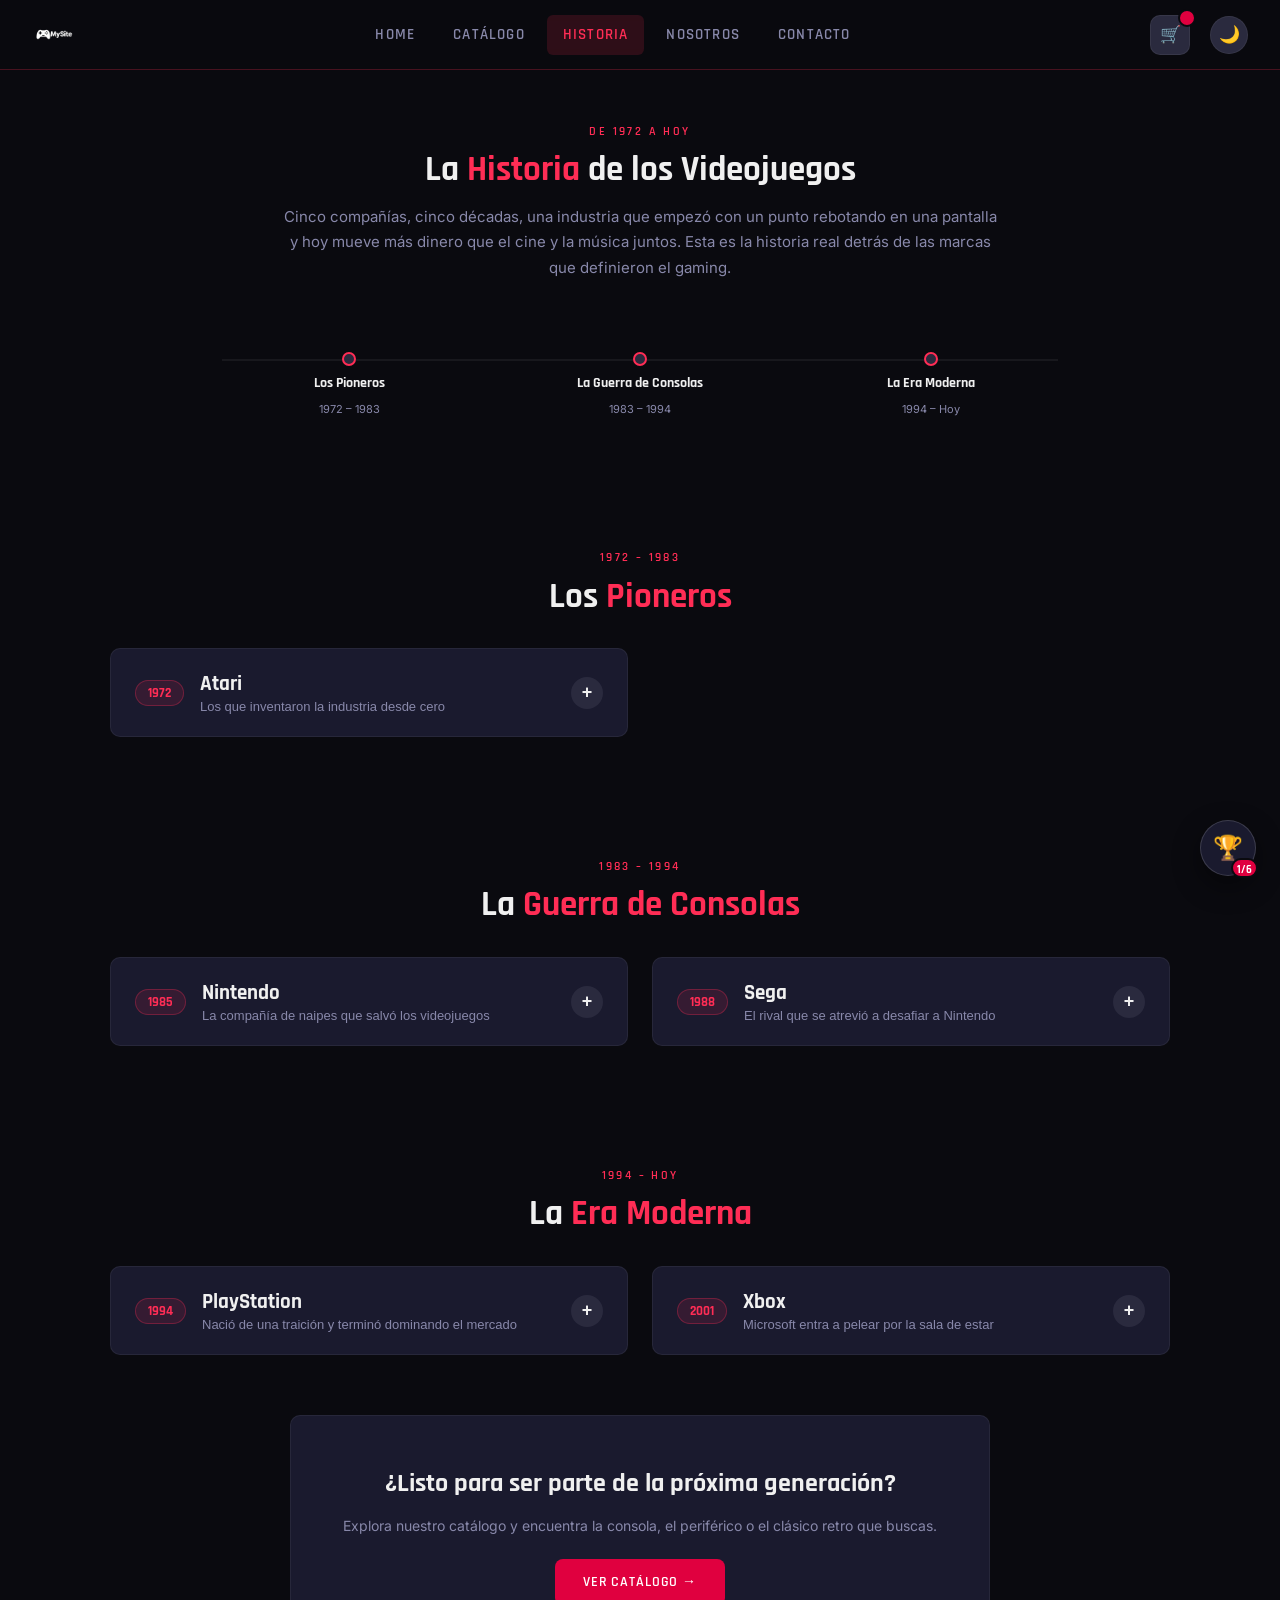
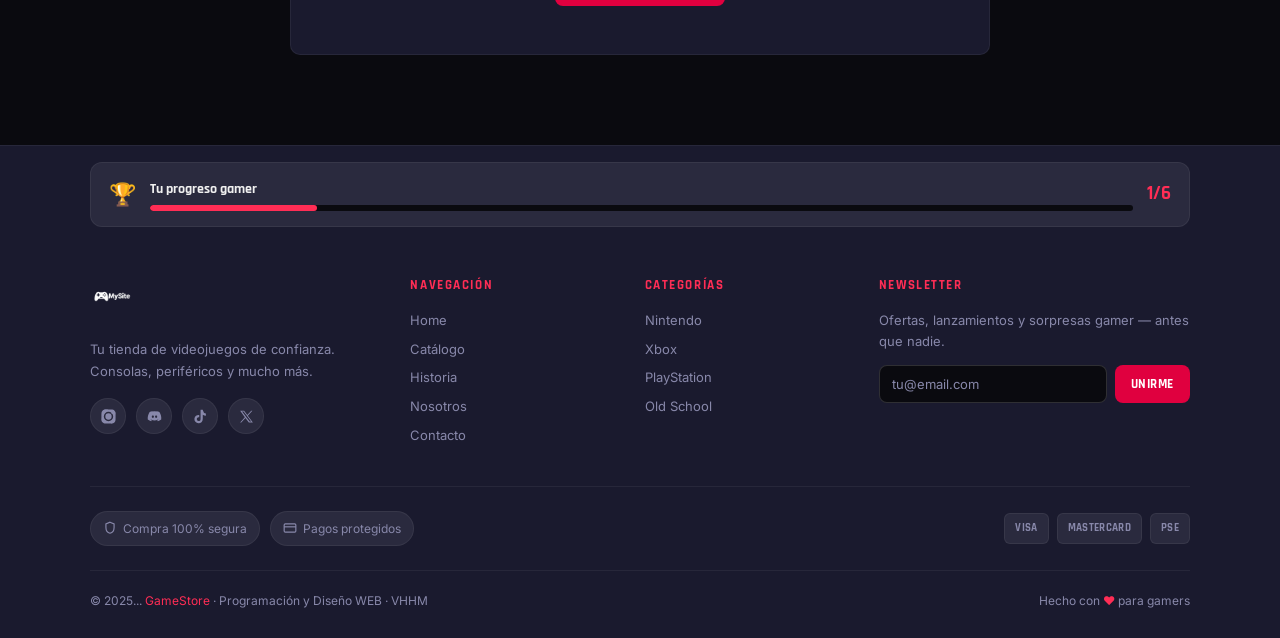
<file: historia.html>
<!DOCTYPE html>
<html lang="es">
<head>
  <meta charset="UTF-8" />
  <meta name="viewport" content="width=device-width, initial-scale=1.0" />
  <!-- Aplica el tema guardado ANTES de pintar la página, para evitar parpadeo -->
  <script>
  (function () {
    try {
      var t = localStorage.getItem('gs-theme');
      if (t === 'light') { document.documentElement.setAttribute('data-theme', 'light'); }
    } catch (e) {}
  })();
  </script>
  <title>GameStore — Historia de los Videojuegos</title>

  <!-- SEO -->
  <meta name="description" content="Explora la historia de los videojuegos: Atari, Nintendo, Sega, PlayStation y Xbox. Sus consolas icónicas, juegos insignia y los momentos que definieron la industria." />
  <link rel="canonical" href="https://gamestore-web-tau.vercel.app/historia.html" />

  <!-- Open Graph (Facebook, WhatsApp, LinkedIn...) -->
  <meta property="og:type" content="website" />
  <meta property="og:site_name" content="GameStore" />
  <meta property="og:title" content="Historia de los Videojuegos — GameStore" />
  <meta property="og:description" content="De Atari a PlayStation y Xbox: la historia completa de las compañías que construyeron la industria gamer." />
  <meta property="og:image" content="https://gamestore-web-tau.vercel.app/IMAGENES/og-image.jpg" />
  <meta property="og:image:width" content="1200" />
  <meta property="og:image:height" content="630" />
  <meta property="og:url" content="https://gamestore-web-tau.vercel.app/historia.html" />
  <meta property="og:locale" content="es_CO" />

  <!-- Twitter / X Card -->
  <meta name="twitter:card" content="summary_large_image" />
  <meta name="twitter:title" content="Historia de los Videojuegos — GameStore" />
  <meta name="twitter:description" content="De Atari a PlayStation y Xbox: la historia completa de las compañías que construyeron la industria gamer." />
  <meta name="twitter:image" content="https://gamestore-web-tau.vercel.app/IMAGENES/og-image.jpg" />

  <!-- Favicon -->
  <link rel="icon" type="image/x-icon" href="IMAGENES/favicon.ico" />
  <link rel="icon" type="image/png" sizes="32x32" href="IMAGENES/favicon-32x32.png" />
  <link rel="icon" type="image/png" sizes="16x16" href="IMAGENES/favicon-16x16.png" />
  <link rel="apple-touch-icon" sizes="180x180" href="IMAGENES/apple-touch-icon.png" />
  <link rel="manifest" href="site.webmanifest" />
  <meta name="theme-color" content="#ff2d55" />
  <link rel="preconnect" href="https://fonts.googleapis.com" />
  <link rel="preconnect" href="https://fonts.gstatic.com" crossorigin />
  <link rel="stylesheet" href="https://fonts.googleapis.com/css2?family=Rajdhani:wght@500;600;700&family=Inter:wght@300;400;500;600&display=swap" />
  <link rel="stylesheet" href="estilos.css" />
</head>
<body>

  <!-- NAVBAR -->
  <a href="#main-content" class="skip-link">Saltar al contenido</a>

  <nav class="navbar">
    <a href="inicio.html" class="logo">
      <picture><source srcset="IMAGENES/mysite.webp" type="image/webp" /><img src="IMAGENES/mysite.png" alt="GameStore" class="MySiteGamesLogo" width="240" height="240" /></picture>
    </a>
    <button class="menu-toggle" id="menuToggle" aria-label="Abrir menú de navegación" aria-expanded="false" aria-controls="menu">☰</button>
    <div class="menu" id="menu">
      <a href="inicio.html">Home</a>
      <a href="grillas.html">Catálogo</a>
      <a href="historia.html" class="active">Historia</a>
      <a href="acerca_de.html">Nosotros</a>
      <a href="contacto.html">Contacto</a>
    </div>
    <div class="navbar-actions">
      <button class="theme-toggle" id="themeToggle" aria-label="Cambiar a modo claro" title="Cambiar tema">🌙</button>
    </div>
  </nav>

  <main id="main-content">

  <!-- HEADER -->
  <div class="section-title reveal section-title--flush-top">
    <span class="eyebrow">De 1972 a hoy</span>
    <h2>La <span>Historia</span> de los Videojuegos</h2>
    <p class="history-intro">Cinco compañías, cinco décadas, una industria que empezó con un punto rebotando en una pantalla y hoy mueve más dinero que el cine y la música juntos. Esta es la historia real detrás de las marcas que definieron el gaming.</p>
  </div>

  <!-- TIMELINE NAV -->
  <nav class="history-timeline reveal" aria-label="Navegación por era">
    <a href="#pioneros" class="history-timeline-item">
      <span class="history-timeline-dot"></span>
      <span class="history-timeline-label">Los Pioneros</span>
      <span class="history-timeline-years">1972 – 1983</span>
    </a>
    <a href="#guerra-consolas" class="history-timeline-item">
      <span class="history-timeline-dot"></span>
      <span class="history-timeline-label">La Guerra de Consolas</span>
      <span class="history-timeline-years">1983 – 1994</span>
    </a>
    <a href="#era-moderna" class="history-timeline-item">
      <span class="history-timeline-dot"></span>
      <span class="history-timeline-label">La Era Moderna</span>
      <span class="history-timeline-years">1994 – Hoy</span>
    </a>
  </nav>

  <!-- ═══════════════ ERA 1: LOS PIONEROS ═══════════════ -->
  <div class="section-title reveal" id="pioneros">
    <span class="eyebrow">1972 – 1983</span>
    <h2>Los <span>Pioneros</span></h2>
  </div>

  <div class="history-grid">
    <div class="history-card reveal" data-company="atari">
      <button class="history-card-toggle" type="button" aria-expanded="false" aria-controls="history-body-atari">
        <div class="history-card-head">
          <span class="history-year">1972</span>
          <div>
            <h3>Atari</h3>
            <p class="history-tagline">Los que inventaron la industria desde cero</p>
          </div>
        </div>
        <span class="history-toggle-icon">+</span>
      </button>
      <div class="history-card-body" id="history-body-atari" aria-hidden="true">
        <p>
          Fundada en 1972 por Nolan Bushnell y Ted Dabney en Sunnyvale, California, Atari es la
          compañía que convirtió los videojuegos en un negocio real. Su primer gran éxito, <strong>Pong</strong>,
          nació como una máquina arcade y se volvió un fenómeno cultural. En 1977 lanzaron el
          <strong>Atari 2600</strong>, la consola que llevó los videojuegos a millones de salas de estar y
          estableció el modelo de cartuchos intercambiables que toda la industria copiaría después.
        </p>
        <p>
          Atari dominó el mercado sin rival real hasta 1983, cuando una avalancha de juegos de
          pésima calidad — el más infame, <em>E.T. the Extra-Terrestrial</em>, desarrollado en solo
          cinco semanas — saturó el mercado y hundió la confianza del consumidor. El resultado fue el
          tristemente célebre <strong>Crash de los videojuegos de 1983</strong>, que casi borra la industria
          completa en Norteamérica y dejaría la puerta abierta para que una compañía japonesa la
          revivsiera dos años después.
        </p>
        <div class="history-block">
          <h4>Consolas icónicas</h4>
          <div class="history-tags"><span>Atari 2600</span><span>Atari 5200</span><span>Atari 7800</span></div>
        </div>
        <div class="history-block">
          <h4>Juegos insignia</h4>
          <div class="history-tags"><span>Pong</span><span>Asteroids</span><span>Missile Command</span><span>Centipede</span><span>Adventure</span></div>
        </div>
        <div class="history-fact">💡 <strong>Dato curioso:</strong> circuló por décadas el mito de que Atari enterró millones de cartuchos sin vender de <em>E.T.</em> en un vertedero de Nuevo México. En 2014, una excavación real desenterró miles de cartuchos — el mito era cierto.</div>
      </div>
    </div>
  </div>

  <!-- ═══════════════ ERA 2: LA GUERRA DE CONSOLAS ═══════════════ -->
  <div class="section-title reveal" id="guerra-consolas">
    <span class="eyebrow">1983 – 1994</span>
    <h2>La <span>Guerra de Consolas</span></h2>
  </div>

  <div class="history-grid">
    <div class="history-card reveal" data-company="nintendo">
      <button class="history-card-toggle" type="button" aria-expanded="false" aria-controls="history-body-nintendo">
        <div class="history-card-head">
          <span class="history-year">1985</span>
          <div>
            <h3>Nintendo</h3>
            <p class="history-tagline">La compañía de naipes que salvó los videojuegos</p>
          </div>
        </div>
        <span class="history-toggle-icon">+</span>
      </button>
      <div class="history-card-body" id="history-body-nintendo" aria-hidden="true">
        <p>
          Nintendo existía desde 1889 en Kyoto, Japón — casi un siglo antes de tocar un videojuego,
          fabricando naipes Hanafuda pintados a mano. Cuando el mercado norteamericano estaba
          devastado tras el Crash de 1983, Nintendo se atrevió a relanzarlo con el
          <strong>Nintendo Entertainment System (NES, 1985)</strong>, acompañado de un plomero llamado
          Mario. <em>Super Mario Bros.</em> no solo vendió consolas: redefinió lo que un videojuego
          podía ser. Su estricto "Seal of Quality" restauró una confianza que la industria había perdido
          por completo.
        </p>
        <p>
          En 1989 lanzaron el <strong>Game Boy</strong>, la portátil más exitosa de su generación, empujada
          por un fenómeno inesperado: <em>Tetris</em>. Durante los 90, la rivalidad Mario contra Sonic —
          Nintendo contra Sega — definió la llamada "Guerra de consolas de 16 bits" entre el
          <strong>SNES</strong> y el Sega Genesis, una batalla de marketing tan intensa como la de las
          consolas mismas.
        </p>
        <div class="history-block">
          <h4>Consolas icónicas</h4>
          <div class="history-tags"><span>NES (1985)</span><span>Game Boy (1989)</span><span>SNES (1990)</span><span>Nintendo 64 (1996)</span><span>GameCube (2001)</span><span>Wii (2006)</span><span>Switch (2017)</span></div>
        </div>
        <div class="history-block">
          <h4>Juegos insignia</h4>
          <div class="history-tags"><span>Super Mario Bros.</span><span>The Legend of Zelda</span><span>Pokémon</span><span>Metroid</span><span>Donkey Kong</span></div>
        </div>
        <div class="history-fact">💡 <strong>Dato curioso:</strong> Nintendo llevaba 90 años vendiendo cartas antes de fabricar su primer videojuego — literalmente empezó como una empresa de naipes tradicionales japoneses.</div>
      </div>
    </div>

    <div class="history-card reveal" data-company="sega">
      <button class="history-card-toggle" type="button" aria-expanded="false" aria-controls="history-body-sega">
        <div class="history-card-head">
          <span class="history-year">1988</span>
          <div>
            <h3>Sega</h3>
            <p class="history-tagline">El rival que se atrevió a desafiar a Nintendo</p>
          </div>
        </div>
        <span class="history-toggle-icon">+</span>
      </button>
      <div class="history-card-body" id="history-body-sega" aria-hidden="true">
        <p>
          Con raíces desde 1940 fabricando máquinas arcade para bases militares en EE.UU., Sega se
          convirtió en el gran rival de Nintendo durante los 80 y 90. El <strong>Genesis/Mega Drive</strong>
          (1988-89) y su mascota <strong>Sonic the Hedgehog</strong> (1991) llegaron como respuesta directa
          a Mario, con campañas de marketing tan agresivas como memorables ("Genesis does what
          Nintendon't"). Por unos años, Sega llegó a superar a Nintendo en cuota de mercado en EE.UU.
        </p>
        <p>
          Pero una serie de tropiezos de hardware — el Sega CD, el 32X, y finalmente la derrota
          comercial del <strong>Saturn</strong> frente al PlayStation — debilitaron a la compañía. El
          <strong>Dreamcast</strong> (1998), pese a ser genuinamente innovador, no alcanzó a revertir la
          caída. En 2001, Sega tomó la difícil decisión de abandonar el negocio del hardware para
          siempre y reinventarse como desarrolladora de software multiplataforma.
        </p>
        <div class="history-block">
          <h4>Consolas icónicas</h4>
          <div class="history-tags"><span>Master System (1985)</span><span>Genesis / Mega Drive (1988)</span><span>Game Gear (1990)</span><span>Saturn (1994)</span><span>Dreamcast (1998)</span></div>
        </div>
        <div class="history-block">
          <h4>Juegos insignia</h4>
          <div class="history-tags"><span>Sonic the Hedgehog</span><span>Streets of Rage</span><span>Shinobi</span><span>Golden Axe</span><span>Virtua Fighter</span></div>
        </div>
        <div class="history-fact">💡 <strong>Dato curioso:</strong> el Dreamcast fue la primera consola de la historia con módem incorporado de fábrica para jugar online — años antes de que PlayStation o Xbox lo hicieran estándar.</div>
      </div>
    </div>
  </div>

  <!-- ═══════════════ ERA 3: LA ERA MODERNA ═══════════════ -->
  <div class="section-title reveal" id="era-moderna">
    <span class="eyebrow">1994 – Hoy</span>
    <h2>La <span>Era Moderna</span></h2>
  </div>

  <div class="history-grid">
    <div class="history-card reveal" data-company="playstation">
      <button class="history-card-toggle" type="button" aria-expanded="false" aria-controls="history-body-playstation">
        <div class="history-card-head">
          <span class="history-year">1994</span>
          <div>
            <h3>PlayStation</h3>
            <p class="history-tagline">Nació de una traición y terminó dominando el mercado</p>
          </div>
        </div>
        <span class="history-toggle-icon">+</span>
      </button>
      <div class="history-card-body" id="history-body-playstation" aria-hidden="true">
        <p>
          La historia de PlayStation empieza, irónicamente, como un proyecto conjunto con Nintendo:
          un add-on de CD para el SNES. En el último momento, Nintendo rompió el acuerdo para
          aliarse en su lugar con Philips — dejando a Sony con la tecnología a medio construir y,
          según cuenta la leyenda, bastante furiosa. Sony decidió terminar la consola por su cuenta.
          El resultado fue la <strong>PlayStation original (1994)</strong>, que apostó por gráficos 3D y
          discos CD en vez de cartuchos, atrayendo desarrolladores con costos de producción mucho
          más bajos y muchísima más capacidad de almacenamiento.
        </p>
        <p>
          El <strong>PlayStation 2 (2000)</strong> se convirtió en la consola más vendida de la historia —
          más de 155 millones de unidades — ayudado por doblar como reproductor de DVD en una
          época en la que eso todavía era una novedad cara. PS3 y PS4 consolidaron a Sony como el
          líder indiscutido del mercado, con el PS4 superando los 117 millones de unidades vendidas.
        </p>
        <div class="history-block">
          <h4>Consolas icónicas</h4>
          <div class="history-tags"><span>PlayStation (1994)</span><span>PS2 (2000)</span><span>PS3 (2006)</span><span>PS4 (2013)</span><span>PS5 (2020)</span></div>
        </div>
        <div class="history-block">
          <h4>Juegos insignia</h4>
          <div class="history-tags"><span>Gran Turismo</span><span>Metal Gear Solid</span><span>God of War</span><span>The Last of Us</span><span>Uncharted</span></div>
        </div>
        <div class="history-fact">💡 <strong>Dato curioso:</strong> PlayStation existe porque Nintendo canceló un acuerdo con Sony en la última semana antes de un anuncio conjunto — convirtiendo por accidente a su socio en su rival más grande de las siguientes tres décadas.</div>
      </div>
    </div>

    <div class="history-card reveal" data-company="xbox">
      <button class="history-card-toggle" type="button" aria-expanded="false" aria-controls="history-body-xbox">
        <div class="history-card-head">
          <span class="history-year">2001</span>
          <div>
            <h3>Xbox</h3>
            <p class="history-tagline">Microsoft entra a pelear por la sala de estar</p>
          </div>
        </div>
        <span class="history-toggle-icon">+</span>
      </button>
      <div class="history-card-body" id="history-body-xbox" aria-hidden="true">
        <p>
          Microsoft, temiendo que las consolas —especialmente el dominante PlayStation 2— desplazaran
          a la PC como el centro del entretenimiento del hogar, lanzó el <strong>Xbox original</strong> en
          noviembre de 2001: esencialmente una PC compacta con procesador Intel y arquitectura basada
          en Windows. Su gran golpe de autoridad fue <em>Halo: Combat Evolved</em>, que se convirtió en
          un fenómeno cultural y redefinió el shooter en consola.
        </p>
        <p>
          Con el <strong>Xbox 360 (2005)</strong> y el servicio Xbox Live, Microsoft popularizó el
          multijugador online masivo en consolas y el sistema de logros que hoy da por sentado toda
          la industria. Tras un Xbox One (2013) con un lanzamiento cuesta arriba frente al PS4,
          Microsoft giró su estrategia hacia las adquisiciones masivas de estudios — Bethesda en 2021,
          y Activision Blizzard en 2023 por cerca de 69 mil millones de dólares — apostando fuerte por
          su servicio de suscripción <strong>Game Pass</strong> como su gran diferenciador de cara al futuro.
        </p>
        <div class="history-block">
          <h4>Consolas icónicas</h4>
          <div class="history-tags"><span>Xbox (2001)</span><span>Xbox 360 (2005)</span><span>Xbox One (2013)</span><span>Xbox Series X/S (2020)</span></div>
        </div>
        <div class="history-block">
          <h4>Juegos insignia</h4>
          <div class="history-tags"><span>Halo</span><span>Gears of War</span><span>Forza Horizon</span><span>Fable</span></div>
        </div>
        <div class="history-fact">💡 <strong>Dato curioso:</strong> la compra de Activision Blizzard por parte de Microsoft en 2023 (~69 mil millones de dólares) sigue siendo, hasta hoy, la adquisición más grande en la historia de la industria de los videojuegos.</div>
      </div>
    </div>
  </div>

  <!-- CTA -->
  <div class="history-cta reveal">
    <h3>¿Listo para ser parte de la próxima generación?</h3>
    <p>Explora nuestro catálogo y encuentra la consola, el periférico o el clásico retro que buscas.</p>
    <a href="grillas.html" class="btn-primary">Ver catálogo →</a>
  </div>

  <!-- FOOTER -->
  </main>

  <footer>
    <div class="footer-achievements"></div>
    <div class="footer-grid">
      <div class="footer-brand">
        <a href="inicio.html" class="logo"><picture><source srcset="IMAGENES/mysite.webp" type="image/webp" /><img src="IMAGENES/mysite.png" alt="GameStore" width="240" height="240" loading="lazy" /></picture></a>
        <p>Tu tienda de videojuegos de confianza.<br>Consolas, periféricos y mucho más.</p>
        <div class="footer-social">
          <a href="#" aria-label="Síguenos en Instagram" target="_blank" rel="noopener"><svg viewBox="0 0 24 24"><path d="M12 2c2.7 0 3 0 4.1.06 1.1.05 1.85.23 2.5.48.7.27 1.28.64 1.87 1.22.58.59.95 1.17 1.22 1.87.25.66.43 1.4.48 2.5C22 9 22 9.3 22 12s0 3-.06 4.1c-.05 1.1-.23 1.85-.48 2.5a5 5 0 0 1-1.22 1.87 5 5 0 0 1-1.87 1.22c-.66.25-1.4.43-2.5.48C15 22 14.7 22 12 22s-3 0-4.1-.06c-1.1-.05-1.85-.23-2.5-.48a5 5 0 0 1-1.87-1.22 5 5 0 0 1-1.22-1.87c-.25-.66-.43-1.4-.48-2.5C2 15 2 14.7 2 12s0-3 .06-4.1c.05-1.1.23-1.85.48-2.5.27-.7.64-1.28 1.22-1.87.59-.58 1.17-.95 1.87-1.22.66-.25 1.4-.43 2.5-.48C9 2 9.3 2 12 2zm0 3.4A6.6 6.6 0 1 0 12 18.6 6.6 6.6 0 0 0 12 5.4zm0 2.16a4.44 4.44 0 1 1 0 8.88 4.44 4.44 0 0 1 0-8.88zm6.86-.4a1.44 1.44 0 1 1-2.88 0 1.44 1.44 0 0 1 2.88 0z"/></svg></a>
          <a href="#" aria-label="Únete a nuestro Discord" target="_blank" rel="noopener"><svg viewBox="0 0 24 24"><path d="M18.9 5.7A15.8 15.8 0 0 0 15 4.5l-.2.4c1.4.4 2.6.9 3.7 1.6a13 13 0 0 0-13-.1c1.1-.7 2.4-1.3 3.8-1.6L9 4.5a15.8 15.8 0 0 0-3.9 1.2C2.9 9.3 2.2 12.7 2.5 16.1a15.9 15.9 0 0 0 4.9 2.5l.7-1.2a10 10 0 0 1-1.6-.8l.4-.3a11.4 11.4 0 0 0 10.2 0l.4.3c-.5.3-1 .5-1.6.8l.7 1.2a15.9 15.9 0 0 0 4.9-2.5c.4-3.9-.6-7.3-2.6-10.4zM9.7 14c-.8 0-1.5-.8-1.5-1.7 0-1 .6-1.8 1.5-1.8s1.5.8 1.5 1.8c0 1-.7 1.7-1.5 1.7zm4.6 0c-.8 0-1.5-.8-1.5-1.7 0-1 .6-1.8 1.5-1.8s1.5.8 1.5 1.8c0 1-.6 1.7-1.5 1.7z"/></svg></a>
          <a href="#" aria-label="Síguenos en TikTok" target="_blank" rel="noopener"><svg viewBox="0 0 24 24"><path d="M16.6 5.8c-.9-.9-1.4-2.1-1.4-3.4h-3.1v13.4a2.7 2.7 0 1 1-1.9-2.6V9.9a5.9 5.9 0 1 0 5 5.8V9.4a7.3 7.3 0 0 0 4.4 1.5V7.8c-1 0-2-.4-2.9-1.1a5 5 0 0 1-.1-.1z"/></svg></a>
          <a href="#" aria-label="Síguenos en X" target="_blank" rel="noopener"><svg viewBox="0 0 24 24"><path d="M13.9 10.9 20.3 4h-1.6l-5.6 6-4.5-6H3l6.7 8.9L3 20.4h1.6l5.9-6.4 4.8 6.4H21l-7.1-9.5zM11.8 13l-.7-.9-5.4-7.3h2.1l4.4 5.9.7.9 5.7 7.6h-2.1L11.8 13z"/></svg></a>
        </div>
      </div>
      <div class="footer-col">
        <h3>Navegación</h3>
        <a href="inicio.html">Home</a>
        <a href="grillas.html">Catálogo</a>
        <a href="historia.html">Historia</a>
        <a href="acerca_de.html">Nosotros</a>
        <a href="contacto.html">Contacto</a>
      </div>
      <div class="footer-col">
        <h3>Categorías</h3>
        <a href="grillas.html#nintendo">Nintendo</a>
        <a href="grillas.html#microsoft">Xbox</a>
        <a href="grillas.html#ps_sony">PlayStation</a>
        <a href="grillas.html#oldschool">Old School</a>
      </div>
      <div class="footer-col footer-newsletter">
        <h3>Newsletter</h3>
        <p>Ofertas, lanzamientos y sorpresas gamer — antes que nadie.</p>
        <form class="newsletter-form">
          <label for="newsletterEmail" class="visually-hidden">Correo electrónico</label>
          <input type="email" id="newsletterEmail" placeholder="tu@email.com" required />
          <button type="submit">Unirme</button>
        </form>
      </div>
    </div>
    <div class="footer-trust">
      <div class="footer-trust-badges">
        <span class="trust-badge"><svg viewBox="0 0 24 24" fill="none" stroke="currentColor" stroke-width="2"><path d="M12 2l7 3v6c0 4.6-3 8.9-7 10-4-1.1-7-5.4-7-10V5l7-3z"/></svg>Compra 100% segura</span>
        <span class="trust-badge"><svg viewBox="0 0 24 24" fill="none" stroke="currentColor" stroke-width="2"><rect x="2" y="5" width="20" height="14" rx="2"/><path d="M2 10h20"/></svg>Pagos protegidos</span>
      </div>
      <div class="footer-payment-methods">
        <span class="payment-icon">VISA</span>
        <span class="payment-icon">MASTERCARD</span>
        <span class="payment-icon">PSE</span>
      </div>
    </div>
    <div class="footer-bottom">
      <p>© 2025... <span>GameStore</span> · Programación y Diseño WEB · VHHM</p>
      <p>Hecho con <span>♥</span> para gamers</p>
    </div>
  </footer>

  <script src="js/cart.js"></script>
  <script src="js/main.js"></script>
  <script>
    GameStore.initMenuToggle();
    GameStore.initInteractions();
    GameStore.initAchievements();
    GameStoreCart.initCart();
    GameStore.initHistoryTimeline({ gridSelector: '.history-grid' });
  </script>
</body>
</html>
</file>
<file: estilos.css>
/* ============================================================
   GAMESTORE — Estilos compartidos
   Paleta: Negro profundo #0a0a0f | Rojo neón #ff2d55 | Blanco #f0f0f0
           Gris oscuro #1a1a2e | Gris medio #2a2a3e | Acento cian #00d4ff
   Tipografía: 'Rajdhani' display (gamer) + 'Inter' cuerpo
   ============================================================ */

/* Tipografía cargada desde el <head> de cada página con <link rel="preconnect"> +
   <link rel="stylesheet">, en vez de @import aquí — @import es render-blocking y
   retrasa el descubrimiento de las fuentes hasta que el navegador termina de
   descargar y parsear TODO este archivo CSS primero. */

:root {
  --bg:         #0a0a0f;
  --surface:    #1a1a2e;
  --surface2:   #2a2a3e;
  --surface2-hover: #3a3a5e;
  --red:        #ff2d55;
  --cyan:       #00d4ff;
  --white:      #f0f0f0;
  --muted:      #8888aa;
  --border:         rgba(255,255,255,0.06);
  --border-strong:  rgba(255,255,255,0.15);
  --navbar-bg:          rgba(10,10,15,0.92);
  --navbar-bg-scrolled: rgba(10,10,15,0.98);
  --radius:     10px;
  --nav-h:      70px;
}

/* ── MODO CLARO ──
   Se activa agregando data-theme="light" al <html> (lo hace main.js).
   Los colores de marca (--red) se mantienen iguales para no perder la identidad visual. */
[data-theme="light"] {
  --bg:         #f4f4f8;
  --surface:    #ffffff;
  --surface2:   #ececf3;
  --surface2-hover: #dcdce8;
  --white:      #14141f;
  --muted:      #55556e;
  --border:         rgba(10,10,15,0.09);
  --border-strong:  rgba(10,10,15,0.18);
  --navbar-bg:          rgba(255,255,255,0.90);
  --navbar-bg-scrolled: rgba(255,255,255,0.98);
}

*, *::before, *::after { margin: 0; padding: 0; box-sizing: border-box; }

/* El <picture> (agregado para servir WebP con fallback) se comporta como bloque normal,
   ocupando el mismo espacio que el <img> original. Se evita "display: contents" porque
   tiene comportamiento inconsistente dentro de layouts CSS Grid en algunos navegadores
   (rompía el grid de 2 columnas en la sección "Nosotros"). display:block es 100% robusto
   tanto en Grid como en Flexbox, ya que los hijos de un contenedor flex/grid se
   "blockifican" automáticamente sin importar el display declarado. */
picture { display: block; }

/* Foco de teclado visible y con identidad de marca — cubre TODO elemento interactivo
   del sitio de una sola vez (botones, links, tarjetas, chips...). Solo aparece en
   navegación por teclado (:focus-visible), nunca al hacer clic con mouse/touch. */
:focus-visible {
  outline: 2px solid var(--red);
  outline-offset: 3px;
  border-radius: 4px;
}

html { scroll-behavior: smooth; }

/* Texto solo para lectores de pantalla — normalmente lo trae Bootstrap, pero se define
   también aquí para que no dependa de que ese CDN cargue correctamente. */
.visually-hidden {
  position: absolute !important;
  width: 1px !important;
  height: 1px !important;
  padding: 0 !important;
  margin: -1px !important;
  overflow: hidden !important;
  clip: rect(0, 0, 0, 0) !important;
  white-space: nowrap !important;
  border: 0 !important;
}

body {
  background-color: var(--bg);
  color: var(--white);
  font-family: 'Inter', sans-serif;
  font-size: 15px;
  line-height: 1.6;
  padding-top: var(--nav-h);
  transition: background-color 0.3s ease, color 0.3s ease;
}

/* ── NAVBAR ── */
.navbar {
  position: fixed;
  top: 0; left: 0;
  width: 100%;
  height: var(--nav-h);
  background: var(--navbar-bg);
  -webkit-backdrop-filter: blur(12px);
  backdrop-filter: blur(12px);
  border-bottom: 1px solid rgba(255,45,85,0.25);
  display: flex;
  align-items: center;
  justify-content: space-between;
  padding: 0 32px;
  z-index: 1000;
  transition: background-color 0.3s ease, box-shadow 0.3s ease, height 0.3s ease;
}
.navbar-actions {
  display: flex;
  align-items: center;
  gap: 8px;
}
/* El carrito se agrupó con el botón de tema en .navbar-actions, así el navbar pasa
   a tener 3 bloques reales (logo / menú / acciones) en vez de 4 sueltos — eso es lo
   que permite centrar el menú de verdad. Este layout de 3 columnas SOLO se activa en
   desktop/tablet (≥601px): el comportamiento mobile queda intacto, tal como estaba. */
@media (min-width: 601px) {
  .navbar {
    display: grid;
    grid-template-columns: auto 1fr auto;
    align-items: center;
  }
  .navbar-actions { justify-self: end; }
  .menu { justify-self: center; }
}

/* Estado que se activa por JS (initNavbarScroll) cuando el usuario baja la página */
.navbar.scrolled {
  background: var(--navbar-bg-scrolled);
  box-shadow: 0 8px 32px rgba(0,0,0,0.45);
  height: calc(var(--nav-h) - 10px);
}

.navbar .logo img { height: 44px; width: auto; display: block; transition: filter 0.3s ease; }
/* El logo es blanco (pensado para fondo oscuro); en modo claro se invierte para seguir siendo visible */
[data-theme="light"] .navbar .logo img,
[data-theme="light"] .footer-brand img {
  filter: invert(1);
}
/* Resalto de marca al pasar el cursor sobre el logo.
   IMPORTANTE: este efecto va en el <a> (contenedor), NO en el <img>, porque el <img> ya tiene
   un filter: invert() en modo claro — y el filter de CSS también altera el color del box-shadow
   si están en el mismo elemento (lo pintaría verdoso/cian en vez de rojo). Al separarlos, el
   brillo rojo se ve igual de bien en ambos temas. */
.navbar .logo, .footer-brand .logo {
  display: block;
  transition: transform 0.3s ease, box-shadow 0.3s ease, border-radius 0.3s ease;
}
/* El efecto "flotante" solo se activa en dispositivos con puntero real (mouse/trackpad).
   En touch (celular/tablet) no existe hover verdadero, así que ahí usamos :active para dar
   una respuesta visual real al tocar el logo — antes el efecto dependía 100% de hover y por
   eso nunca se veía en mobile. */
@media (hover: hover) and (pointer: fine) {
  .navbar .logo:hover, .footer-brand .logo:hover {
    transform: translateY(-5px);
    box-shadow: 0 0 28px rgba(206, 1, 1, 0.45);
    border-radius: 40px;
  }
}
.navbar .logo:active, .footer-brand .logo:active {
  transform: translateY(-3px) scale(0.96);
  box-shadow: 0 0 24px rgba(206, 1, 1, 0.45);
  border-radius: 40px;
}

.menu { display: flex; gap: 6px; align-items: center; }

.menu a {
  color: var(--muted);
  text-decoration: none;
  font-family: 'Rajdhani', sans-serif;
  font-size: 15px;
  font-weight: 600;
  letter-spacing: 0.08em;
  text-transform: uppercase;
  padding: 8px 16px;
  border-radius: 6px;
  transition: color 0.2s, background 0.2s;
}
.menu a.active { color: var(--red); background: rgba(255,45,85,0.15); }
@media (hover: hover) and (pointer: fine) {
  .menu a:hover { color: var(--white); background: rgba(255,45,85,0.15); }
}
.menu a:active { color: var(--white); background: rgba(255,45,85,0.15); }

.menu-toggle {
  display: none;
  width: 44px;
  height: 44px;
  align-items: center;
  justify-content: center;
  font-size: 26px;
  cursor: pointer;
  color: var(--white);
  background: none;
  border: none;
  line-height: 1;
}

/* ── BOTÓN DE CAMBIO DE TEMA (claro/oscuro) ── */
.theme-toggle {
  width: 38px;
  height: 38px;
  display: flex;
  align-items: center;
  justify-content: center;
  font-size: 17px;
  line-height: 1;
  cursor: pointer;
  background: var(--surface2);
  border: 1px solid var(--border);
  border-radius: 50%;
  color: var(--white);
  margin-left: 12px;
  transition: background-color 0.3s ease, border-color 0.3s ease, transform 0.2s ease;
}
@media (hover: hover) and (pointer: fine) {
  .theme-toggle:hover {
    border-color: var(--red);
    transform: scale(1.08);
  }
}
.theme-toggle:active {
  border-color: var(--red);
  transform: scale(0.95);
}

/* ── CARRUSEL ── */
.carousel-inner img {
  object-fit: cover;
  width: 100%;
  height: 480px;
}
.carousel-caption-custom {
  position: absolute;
  bottom: 40px;
  left: 48px;
  text-align: left;
}
.carousel-caption-custom h2 {
  font-family: 'Rajdhani', sans-serif;
  font-size: 2.4rem;
  font-weight: 700;
  color: #fff;
  text-shadow: 0 2px 20px rgba(0,0,0,0.8);
  line-height: 1.1;
}
.carousel-caption-custom p {
  color: rgba(255,255,255,0.8);
  margin-top: 6px;
  font-size: 1rem;
}
.carousel-control-prev-icon,
.carousel-control-next-icon {
  filter: drop-shadow(0 0 4px rgba(0,0,0,0.8));
}

/* ── SECCIÓN TÍTULO ── */
.section-title {
  text-align: center;
  padding: 56px 20px 32px;
  scroll-margin-top: var(--nav-h);
}
/* Variante usada cuando la sección va justo después de la navbar (sin carrusel/hero encima) */
.section-title--flush-top { padding-top: 48px; }
.section-title .eyebrow {
  display: inline-block;
  font-family: 'Rajdhani', sans-serif;
  font-size: 12px;
  font-weight: 600;
  letter-spacing: 0.2em;
  text-transform: uppercase;
  color: var(--red);
  margin-bottom: 10px;
}
.section-title h2 {
  font-family: 'Rajdhani', sans-serif;
  font-size: 2.2rem;
  font-weight: 700;
  color: var(--white);
  line-height: 1.1;
}
.section-title h2 span { color: var(--red); }

/* ── GRID DE CATEGORÍAS ── */
.grid-container {
  display: grid;
  grid-template-columns: repeat(3, 1fr);
  gap: 20px;
  max-width: 1100px;
  margin: 0 auto;
  padding: 0 20px 60px;
}
.grid-item {
  background: var(--surface);
  border-radius: var(--radius);
  overflow: hidden;
  border: 1px solid var(--border);
  transition: transform 0.25s, border-color 0.25s, box-shadow 0.25s;
}
@media (hover: hover) and (pointer: fine) {
  .grid-item:hover {
    transform: translateY(-5px);
    border-color: rgba(255,45,85,0.5);
    box-shadow: 0 16px 40px rgba(255,45,85,0.25);
  }
}
.grid-item:active {
  border-color: rgba(255,45,85,0.5);
  box-shadow: 0 16px 40px rgba(255,45,85,0.25);
}
.grid-item img,
.grid-item video {
  width: 100%;
  height: 190px;
  object-fit: cover;
  display: block;
  transition: transform 0.4s ease;
  background: var(--surface);
}
@media (hover: hover) and (pointer: fine) {
  .grid-item:hover img,
  .grid-item:hover video {
    transform: scale(1.08);
  }
}
.grid-item:active img,
.grid-item:active video {
  transform: scale(1.08);
}
.grid-item-body { padding: 16px 18px 20px; }
.grid-item-body h3 {
  font-family: 'Rajdhani', sans-serif;
  font-size: 1.2rem;
  font-weight: 700;
  color: var(--white);
  margin-bottom: 4px;
}
.grid-item-body p { color: var(--muted); font-size: 13px; margin-bottom: 14px; }
.btn-card {
  display: inline-flex;
  align-items: center;
  gap: 6px;
  padding: 8px 18px;
  /* Mismo motivo que .btn-primary: var(--red) + texto blanco a 13px/600 no cumple 4.5:1 */
  background: #e0003f;
  color: #fff;
  font-family: 'Rajdhani', sans-serif;
  font-size: 13px;
  font-weight: 600;
  letter-spacing: 0.06em;
  text-transform: uppercase;
  text-decoration: none;
  border-radius: 6px;
  transition: background 0.2s, transform 0.15s;
}
@media (hover: hover) and (pointer: fine) {
  .btn-card:hover { background: #c10036; transform: scale(1.04); color: #fff; }
}
.btn-card:active { background: #c10036; transform: scale(0.98); color: #fff; }

/* ── FORMULARIO MULTI-PASO ── */
.form-section {
  background: var(--surface);
  max-width: 560px;
  margin: 0 auto 80px;
  padding: 36px 40px;
  border-radius: 14px;
  border: 1px solid var(--border);
  box-shadow: 0 24px 64px rgba(0,0,0,0.5);
}
/* Variante sin margen externo, usada cuando el form-section va dentro de otro contenedor con su propio espaciado (ej: contacto.html) */
.form-section--flush { margin: 0; }
/* Oculta el paso del formulario que no está activo (antes era un style="display:none" inline) */
.step-hidden { display: none; }
/* Medidas del carrusel de la página de contacto (antes estaban en un style inline) */
.contact-carousel--sized { max-width: 900px; margin: 32px auto; padding: 0 20px; }
.form-section h2 {
  font-family: 'Rajdhani', sans-serif;
  font-size: 1.6rem;
  font-weight: 700;
  text-align: center;
  margin-bottom: 20px;
  color: var(--white);
}
.steps-indicator {
  display: flex;
  justify-content: center;
  align-items: center;
  gap: 0;
  margin-bottom: 28px;
}
.step-dot {
  width: 32px; height: 32px;
  border-radius: 50%;
  background: var(--surface2);
  border: 2px solid var(--surface2);
  display: flex; align-items: center; justify-content: center;
  font-family: 'Rajdhani', sans-serif;
  font-size: 13px; font-weight: 700;
  color: var(--muted);
  transition: all 0.3s;
}
.step-dot.active { background: var(--red); border-color: var(--red); color: #fff; }
.step-dot.done  { background: transparent; border-color: var(--red); color: var(--red); }
.step-line {
  flex: 1; height: 2px;
  background: var(--surface2);
  max-width: 60px;
  transition: background 0.3s;
}
.step-line.done { background: var(--red); }

.form-group { margin-bottom: 16px; }
.form-group label {
  display: block;
  font-size: 12px;
  font-weight: 600;
  letter-spacing: 0.08em;
  text-transform: uppercase;
  color: var(--muted);
  margin-bottom: 6px;
}
.form-group input, .form-group textarea {
  width: 100%;
  padding: 11px 14px;
  background: var(--bg);
  border: 1px solid var(--border-strong);
  border-radius: 8px;
  color: var(--white);
  font-family: 'Inter', sans-serif;
  font-size: 14px;
  outline: none;
  transition: border-color 0.2s;
}
.form-group input:focus, .form-group textarea:focus {
  border-color: var(--red);
}
.form-group textarea { resize: vertical; min-height: 90px; }
.form-btns { display: flex; gap: 10px; margin-top: 20px; }
.btn-prev {
  flex: 1; padding: 11px;
  background: var(--surface2);
  color: var(--white);
  border: none; border-radius: 8px;
  font-family: 'Rajdhani', sans-serif;
  font-size: 15px; font-weight: 600;
  cursor: pointer; transition: background 0.2s;
}
@media (hover: hover) and (pointer: fine) {
  .btn-prev:hover { background: var(--surface2-hover); }
}
.btn-prev:active { background: var(--surface2-hover); }
.btn-next, .btn-submit {
  flex: 1; padding: 11px;
  /* Mismo motivo que .btn-primary: var(--red) + texto blanco a 15px/600 no cumple 4.5:1 */
  background: #e0003f;
  color: #fff;
  border: none; border-radius: 8px;
  font-family: 'Rajdhani', sans-serif;
  font-size: 15px; font-weight: 600;
  cursor: pointer; transition: background 0.2s;
}
@media (hover: hover) and (pointer: fine) {
  .btn-next:hover, .btn-submit:hover { background: #c10036; }
}
.btn-next:active, .btn-submit:active { background: #c10036; }

/* ── FOOTER ── */
footer {
  background: var(--surface);
  border-top: 1px solid var(--border);
  padding: 0 32px 28px;
  position: relative;
}
.footer-grid {
  max-width: 1100px;
  margin: 0 auto;
  display: grid;
  grid-template-columns: 1.3fr 0.9fr 0.9fr 1.2fr;
  gap: 40px;
  margin-bottom: 32px;
  padding-top: 48px;
}
.footer-brand img { height: 44px; width: auto; transition: filter 0.3s ease; }
/* El logo del navbar vive en un contenedor flex (se ajusta solo a su contenido).
   El del footer vive dentro de una columna de grid, donde un <a> en bloque se estira
   por defecto a ocupar TODO el ancho de la columna — por eso, sin esto, el brillo del
   hover se veía como una barra alargada en vez de abrazar justo el logo, igual que en
   el navbar (misma imagen, mismas proporciones, mismo tamaño casi cuadrado). */
.footer-brand .logo { width: fit-content; margin-bottom: 12px; }
.footer-brand p { color: var(--muted); font-size: 13px; line-height: 1.7; }
.footer-col h3 {
  font-family: 'Rajdhani', sans-serif;
  font-size: 13px;
  font-weight: 700;
  letter-spacing: 0.12em;
  text-transform: uppercase;
  color: var(--red);
  margin-bottom: 14px;
}
.footer-col a {
  display: block;
  position: relative;
  width: fit-content;
  color: var(--muted);
  text-decoration: none;
  font-size: 13px;
  margin-bottom: 8px;
  transition: color 0.2s;
}
/* Subrayado animado: crece de izquierda a derecha al pasar el mouse, en vez de un
   simple cambio de color — un detalle vivo que el footer no tenía antes. */
.footer-col a::after {
  content: '';
  position: absolute;
  left: 0;
  bottom: -1px;
  width: 100%;
  height: 1px;
  background: var(--red);
  transform: scaleX(0);
  transform-origin: left;
  transition: transform 0.25s ease;
}
@media (hover: hover) and (pointer: fine) {
  .footer-col a:hover { color: var(--white); }
  .footer-col a:hover::after { transform: scaleX(1); }
}
.footer-col a:active { color: var(--white); }
.footer-bottom {
  max-width: 1100px;
  margin: 0 auto;
  padding-top: 20px;
  border-top: 1px solid var(--border);
  display: flex;
  justify-content: space-between;
  align-items: center;
}
.footer-bottom p { color: var(--muted); font-size: 12px; }
.footer-bottom span { color: var(--red); }

/* ── Redes sociales ── */
.footer-social {
  display: flex;
  gap: 10px;
  margin-top: 16px;
}
.footer-social a {
  width: 36px;
  height: 36px;
  border-radius: 50%;
  background: var(--surface2);
  border: 1px solid var(--border);
  display: flex;
  align-items: center;
  justify-content: center;
  color: var(--muted);
  transition: color 0.2s ease, border-color 0.2s ease, transform 0.2s ease;
}
.footer-social a svg { width: 17px; height: 17px; fill: currentColor; }
@media (hover: hover) and (pointer: fine) {
  .footer-social a:hover { color: var(--white); border-color: var(--red); transform: translateY(-3px); }
}
.footer-social a:active { color: var(--white); border-color: var(--red); transform: scale(0.94); }

/* ── Newsletter ── */
.footer-newsletter p { color: var(--muted); font-size: 13px; line-height: 1.6; margin-bottom: 14px; }
.newsletter-form { display: flex; gap: 8px; }
.newsletter-form input {
  flex: 1;
  min-width: 0;
  padding: 10px 12px;
  background: var(--bg);
  border: 1px solid var(--border-strong, var(--border));
  border-radius: 8px;
  color: var(--white);
  font-family: 'Inter', sans-serif;
  font-size: 13px;
  outline: none;
  transition: border-color 0.2s;
}
.newsletter-form input:focus { border-color: var(--red); }
.newsletter-form input::placeholder { color: var(--muted); }
.newsletter-form button {
  flex-shrink: 0;
  padding: 10px 16px;
  /* Mismo motivo que .btn-primary: var(--red) con texto blanco solo da 3.65:1, no
     alcanza 4.5:1. Este tono sí cumple (ya usado en el resto del sitio para esto). */
  background: #e0003f;
  color: #fff;
  border: none;
  border-radius: 8px;
  font-family: 'Rajdhani', sans-serif;
  font-size: 13px;
  font-weight: 700;
  letter-spacing: 0.04em;
  text-transform: uppercase;
  cursor: pointer;
  transition: background-color 0.2s ease, transform 0.2s ease;
  position: relative;
  overflow: hidden;
}
.newsletter-form button:hover { background: #c10036; }
.newsletter-form button:active { background: #c10036; transform: scale(0.96); }
.newsletter-form.is-invalid input { border-color: var(--red); animation: newsletter-shake 0.3s ease; }
@keyframes newsletter-shake {
  25% { transform: translateX(-4px); }
  75% { transform: translateX(4px); }
}
@media (prefers-reduced-motion: reduce) {
  .newsletter-form.is-invalid input { animation: none; }
}

/* ── Sellos de confianza / métodos de pago ── */
.footer-trust {
  max-width: 1100px;
  margin: 0 auto 24px;
  padding-top: 24px;
  border-top: 1px solid var(--border);
  display: flex;
  flex-wrap: wrap;
  gap: 14px 28px;
  align-items: center;
  justify-content: space-between;
}
.footer-trust-badges { display: flex; flex-wrap: wrap; gap: 10px; }
.trust-badge {
  display: flex;
  align-items: center;
  gap: 6px;
  padding: 7px 12px;
  background: var(--surface2);
  border: 1px solid var(--border);
  border-radius: 999px;
  font-size: 12px;
  color: var(--muted);
  white-space: nowrap;
}
.trust-badge svg { width: 14px; height: 14px; flex-shrink: 0; }
.footer-payment-methods { display: flex; gap: 8px; align-items: center; }
.payment-icon {
  padding: 6px 10px;
  background: var(--surface2);
  border: 1px solid var(--border);
  border-radius: 6px;
  font-family: 'Rajdhani', sans-serif;
  font-size: 11px;
  font-weight: 700;
  letter-spacing: 0.03em;
  color: var(--muted);
}

/* ── Widget de logros en vivo: reaprovecha el sistema de achievements ya existente ── */
.footer-achievements {
  max-width: 1100px;
  margin: 0 auto;
  padding: 16px 0 0;
}
.footer-achievements-inner {
  display: flex;
  align-items: center;
  gap: 14px;
  padding: 14px 18px;
  background: var(--surface2);
  border: 1px solid var(--border);
  border-radius: 12px;
}
.footer-achievements-icon { font-size: 22px; flex-shrink: 0; }
.footer-achievements-text { flex: 1; min-width: 0; }
.footer-achievements-text strong {
  display: block;
  font-family: 'Rajdhani', sans-serif;
  font-size: 14px;
  font-weight: 700;
  color: var(--white);
  margin-bottom: 4px;
}
.footer-achievements-bar {
  height: 6px;
  background: var(--bg);
  border-radius: 999px;
  overflow: hidden;
}
.footer-achievements-bar-fill {
  height: 100%;
  background: var(--red);
  border-radius: 999px;
  transition: width 0.5s ease;
}
.footer-achievements-count {
  font-family: 'Rajdhani', sans-serif;
  /* 19px + bold ya cuenta como "texto grande" de WCAG (necesita 3:1, no 4.5:1) — así se
     resuelve el contraste en ambos temas sin tocar el tono del rojo de marca. */
  font-size: 19px;
  font-weight: 700;
  color: var(--red);
  flex-shrink: 0;
}

@media (max-width: 600px) {
  .footer-trust { flex-direction: column; align-items: flex-start; }
}

/* ── ABOUT ── */
.about-hero {
  max-width: 1100px;
  margin: 48px auto;
  padding: 0 20px;
  display: grid;
  grid-template-columns: 1fr 1fr;
  gap: 48px;
  align-items: center;
}
/* Variante para cuando este bloque va inmediatamente después de otro about-hero, sin doble espacio */
.about-hero--flush-top { margin-top: 0; }
.about-hero img {
  width: 100%;
  border-radius: 14px;
  object-fit: cover;
  height: 400px;
  border: 1px solid var(--border);
}
.about-text h2 {
  font-family: 'Rajdhani', sans-serif;
  font-size: 1.8rem;
  font-weight: 700;
  color: var(--white);
  margin-bottom: 10px;
}
.about-text h2 span { color: var(--red); }
.about-text p { color: var(--muted); margin-bottom: 18px; line-height: 1.8; }
.about-values {
  max-width: 1100px;
  margin: 0 auto 60px;
  padding: 0 20px;
  display: grid;
  grid-template-columns: repeat(3, 1fr);
  gap: 20px;
}
.value-card {
  background: var(--surface);
  border: 1px solid var(--border);
  border-radius: var(--radius);
  padding: 28px 24px;
  text-align: center;
  transition: border-color 0.25s;
}
@media (hover: hover) and (pointer: fine) {
  .value-card:hover { border-color: rgba(255,45,85,0.35); }
}
.value-card:active { border-color: rgba(255,45,85,0.35); }
.value-card .icon { font-size: 2rem; margin-bottom: 12px; }
.value-card h3 {
  font-family: 'Rajdhani', sans-serif;
  font-size: 1.1rem;
  font-weight: 700;
  color: var(--white);
  margin-bottom: 8px;
}
.value-card p { color: var(--muted); font-size: 13px; }

/* ── GRILLAS (detalle categorías) ── */
.cat-hero {
  width: 100%;
  height: 320px;
  object-fit: cover;
  display: block;
}
.cat-header {
  position: relative;
  overflow: hidden;
  margin-bottom: 0;
  /* isolation:isolate crea un contexto de apilamiento propio y cerrado para esta sección.
     Es necesario porque en Android real, un <video> con aceleración por hardware puede
     pintarse en una capa de composición aparte que ignora el z-index normal y "tapa"
     el texto superpuesto (bug conocido de <video> en navegadores móviles). Al aislar el
     contexto y darle z-index explícito al overlay, forzamos al navegador a respetar el
     orden de apilamiento en vez de dejarlo a discreción del compositor de video. */
  isolation: isolate;
}
.cat-header .cat-hero { position: relative; z-index: 0; }
.cat-header-overlay {
  position: absolute;
  inset: 0;
  /* Degradado doble: el horizontal (izquierda oscura) ya existía; se le suma uno vertical
     anclado abajo, justo donde cae el texto (align-items:flex-end). El logo animado de
     Nintendo es brillante y detallado, y con un solo degradado horizontal no oscurecía lo
     suficiente esa franja inferior — el texto se enredaba visualmente con el logo de fondo,
     sobre todo en mobile donde la caja es más baja y el logo ocupa casi todo el espacio. */
  background:
    linear-gradient(to top, rgba(6,6,10,0.92) 0%, rgba(6,6,10,0.65) 38%, transparent 72%),
    linear-gradient(to right, rgba(10,10,15,0.88) 42%, transparent);
  display: flex;
  align-items: flex-end;
  padding: 32px 40px;
  z-index: 2;
}
.cat-header-overlay h2 {
  font-family: 'Rajdhani', sans-serif;
  font-size: 2.8rem;
  font-weight: 700;
  color: var(--white);
  line-height: 1;
  text-shadow: 0 2px 16px rgba(0,0,0,0.9), 0 1px 3px rgba(0,0,0,0.9);
}
.cat-header-overlay h2 span { color: var(--red); }
.cat-section {
  max-width: 1100px;
  margin: 48px auto;
  padding: 0 20px;
  display: flex;
  flex-direction: column;
  gap: 32px;
}
.cat-images { display: flex; flex-direction: column; gap: 14px; }
.cat-images img {
  width: 100%;
  border-radius: var(--radius);
  object-fit: cover;
  height: 180px;
  border: 1px solid var(--border);
  transition: border-color 0.25s;
}
@media (hover: hover) and (pointer: fine) {
  .cat-images img:hover { border-color: rgba(255,45,85,0.4); }
}
.cat-images img:active { border-color: rgba(255,45,85,0.4); }
.cat-text {
  max-width: 760px;
  margin: 0 auto;
  background: var(--surface);
  border-radius: var(--radius);
  padding: 28px 24px;
  border: 1px solid var(--border);
}
.cat-text h3 {
  font-family: 'Rajdhani', sans-serif;
  font-size: 1.3rem;
  font-weight: 700;
  color: var(--white);
  margin-bottom: 12px;
}
.cat-text p { color: var(--muted); line-height: 1.8; font-size: 14px; }
/* Etiqueta destacada bajo la descripción de cada categoría (ej: "Switch · Switch OLED...") */
.cat-text__highlight {
  color: var(--red);
  font-family: 'Rajdhani', sans-serif;
  font-weight: 700;
  font-size: 0.95rem;
  letter-spacing: 0.05em;
}
.cat-divider {
  max-width: 1100px;
  margin: 0 auto 16px;
  padding: 0 20px;
  border: none;
  border-top: 1px solid var(--border);
}

/* ── CONTACTO / HERO BANNER ── */
.contact-hero {
  background: linear-gradient(135deg, var(--surface) 0%, var(--bg) 100%);
  border-bottom: 1px solid rgba(255,45,85,0.2);
  padding: 56px 20px 48px;
  text-align: center;
}
.contact-hero h1 {
  font-family: 'Rajdhani', sans-serif;
  font-size: 2.8rem;
  font-weight: 700;
  color: var(--white);
  line-height: 1.1;
}
.contact-hero h1 span { color: var(--red); }
.contact-hero p { color: var(--muted); margin-top: 10px; max-width: 460px; margin-inline: auto; }

/* ── UTILIDADES ── */
.btn-primary {
  display: inline-flex;
  align-items: center;
  gap: 8px;
  padding: 12px 28px;
  /* #e0003f en vez de var(--red): con texto blanco a 14px/600 no llega al "texto grande"
     de WCAG (necesitaría 700 o más), así que necesita 4.5:1 de contraste. var(--red) solo
     da 3.64:1; este tono (el mismo que ya usabas en :hover) sí cumple, con 4.95:1. */
  background: #e0003f;
  color: #fff;
  font-family: 'Rajdhani', sans-serif;
  font-size: 14px;
  font-weight: 600;
  letter-spacing: 0.06em;
  text-transform: uppercase;
  text-decoration: none;
  border-radius: 8px;
  border: none;
  cursor: pointer;
  transition: background 0.2s, transform 0.15s;
}
@media (hover: hover) and (pointer: fine) {
  .btn-primary:hover { background: #c10036; transform: scale(1.03); color: #fff; }
}
.btn-primary:active { background: #c10036; transform: scale(0.98); color: #fff; }
/* Variante con separación superior, para cuando el botón va justo debajo de un párrafo */
.btn-primary--spaced { margin-top: 8px; }
.btn-outline {
  display: inline-flex;
  align-items: center;
  gap: 8px;
  padding: 11px 26px;
  background: transparent;
  color: var(--white);
  font-family: 'Rajdhani', sans-serif;
  font-size: 14px;
  font-weight: 600;
  letter-spacing: 0.06em;
  text-transform: uppercase;
  text-decoration: none;
  border-radius: 8px;
  border: 1px solid var(--border-strong);
  cursor: pointer;
  transition: border-color 0.2s, background 0.2s;
}
@media (hover: hover) and (pointer: fine) {
  .btn-outline:hover { border-color: var(--red); background: rgba(255,45,85,0.1); color: var(--white); }
}
.btn-outline:active { border-color: var(--red); background: rgba(255,45,85,0.1); color: var(--white); }
/* Variante compacta para usar dentro de tarjetas de categoría */
.btn-outline--sm {
  padding: 8px 18px;
  font-size: 12px;
  margin-top: 6px;
}


/* ── RESPONSIVE ── */
@media (max-width: 900px) {
  .grid-container { grid-template-columns: repeat(2, 1fr); }
  .footer-grid { grid-template-columns: 1fr 1fr; }
  .footer-brand { grid-column: 1 / -1; }
  .about-hero { grid-template-columns: 1fr; }
  .about-values { grid-template-columns: repeat(2, 1fr); }
  .cat-section { grid-template-columns: 1fr; }
}

@media (max-width: 600px) {
  /* Navbar — layout mobile: logo | [carrito a la izq] | hamburguesa centrado | [tema a la der] */
  .navbar {
    padding: 0 16px;
    height: var(--nav-h);
    display: flex;
    align-items: center;
    justify-content: space-between;
  }
  .navbar .logo img { height: 36px; }
  .footer-brand img { height: 36px; }

  /* Hamburguesa siempre centrada en mobile */
  .menu-toggle {
    position: absolute;
    left: 50%;
    transform: translateX(-50%);
  }
  /* .has-ripple (agregada por JS al primer clic, para cualquier botón con efecto ripple)
     trae su propio "position: relative" y, al declararse más abajo en este archivo,
     pisaba el "position: absolute" de arriba — el botón se descentraba por completo
     después del primer clic y quedaba así para siempre en esa carga de página. Esta
     regla, al ser más específica (dos clases en vez de una), gana sin importar el orden. */
  .menu-toggle.has-ripple {
    position: absolute;
    left: 50%;
    transform: translateX(-50%);
  }

  /* Navbar-actions: carrito se desplaza un poco a la izquierda */
  .navbar-actions {
    display: flex;
    align-items: center;
    gap: 6px;
  }
  .navbar-actions .cart-trigger-wrap {
    margin-right: 6px;
    order: -1;
  }

  /* En mobile el navbar NO reduce su altura al hacer scroll (solo cambia fondo/sombra),
     para no desalinear el menú desplegable que se posiciona justo debajo */
  .navbar.scrolled { height: var(--nav-h); }
  .menu {
    display: none;
    flex-direction: column;
    position: fixed;
    top: var(--nav-h);
    left: 0; right: 0;
    background: var(--navbar-bg-scrolled);
    border-bottom: 1px solid rgba(255,45,85,0.2);
    padding: 12px 0;
    gap: 0;
    z-index: 999;
  }
  .menu.active { display: flex; }
  .menu a { padding: 14px 24px; border-radius: 0; font-size: 16px; }
  .menu-toggle { display: flex; }

  /* Carrusel más compacto en mobile */
  .carousel-inner img { height: 220px; }
  .carousel-caption-custom { left: 20px; bottom: 20px; }
  .carousel-caption-custom h2 { font-size: 1.4rem; }

  /* Grid */
  .grid-container { grid-template-columns: 1fr; }

  /* Footer */
  .footer-grid { grid-template-columns: 1fr; }
  .about-values { grid-template-columns: 1fr; }
  .footer-bottom { flex-direction: column; gap: 8px; text-align: center; }

  /* Formulario */
  .form-section { padding: 24px 20px; margin: 0 16px 60px; }

  /* Grillas / catálogo */
  .cat-header-overlay h2 { font-size: 1.8rem; }
  .cat-hero { height: 200px; }
}

/* ============================================================
   MICRO-INTERACCIONES — scroll-reveal, ripple en botones
   ============================================================ */

/* Scroll-reveal: estado inicial oculto/desplazado, JS agrega .is-visible al entrar en pantalla */
.reveal {
  opacity: 0;
  transform: translateY(28px);
  transition: opacity 0.7s ease, transform 0.7s ease;
}
.reveal.is-visible {
  opacity: 1;
  transform: translateY(0);
}
/* Si el usuario tiene activado "reducir movimiento" en su sistema, se respeta y no se anima */
@media (prefers-reduced-motion: reduce) {
  .reveal { opacity: 1; transform: none; transition: none; }
}

/* Efecto ripple: onda expansiva desde el punto exacto de clic */
.has-ripple {
  position: relative;
  overflow: hidden;
}
/* Las flechas del carrusel (Bootstrap) ya vienen con position:absolute para quedar
   fijas y centradas verticalmente sin importar el contenido. Como estilos.css se carga
   después que Bootstrap, el position:relative de .has-ripple (misma especificidad)
   les ganaba la pelea en el primer clic y las sacaba de su lugar. Esta regla, al tener
   una especificidad más alta (dos clases), siempre gana y restaura su posición fija. */
.carousel-control-prev.has-ripple,
.carousel-control-next.has-ripple {
  position: absolute;
}
.ripple-effect {
  position: absolute;
  border-radius: 50%;
  background: rgba(255,255,255,0.45);
  transform: scale(0);
  animation: ripple-anim 0.6s ease-out;
  pointer-events: none;
}
/* En modo claro, los botones/chips con fondo claro (var(--surface2)) o transparente
   sobre el navbar/tarjetas claras hacían que el ripple blanco fuera invisible.
   Aquí se oscurece SOLO para esos elementos; los botones rojos (--red, igual en
   ambos temas) y los controles del carrusel (sobre foto) mantienen el ripple blanco,
   que ahí sí se ve bien en cualquier tema. */
[data-theme="light"] .chip .ripple-effect,
[data-theme="light"] .quiz-option .ripple-effect,
[data-theme="light"] .cart-trigger .ripple-effect,
[data-theme="light"] .qty-btn .ripple-effect,
[data-theme="light"] .btn-prev .ripple-effect,
[data-theme="light"] .btn-outline .ripple-effect,
[data-theme="light"] .menu-toggle .ripple-effect,
[data-theme="light"] .theme-toggle .ripple-effect,
[data-theme="light"] .cart-drawer-close .ripple-effect,
[data-theme="light"] .cart-item-remove .ripple-effect,
[data-theme="light"] .badge-trigger .ripple-effect,
[data-theme="light"] .badge-panel-close .ripple-effect,
[data-theme="light"] .product-detail-btn .ripple-effect,
[data-theme="light"] .product-modal-close .ripple-effect,
[data-theme="light"] .history-card-toggle .ripple-effect {
  background: rgba(20,20,31,0.14);
}
@keyframes ripple-anim {
  to {
    transform: scale(1);
    opacity: 0;
  }
}

/* ============================================================
   BUSCADOR EN VIVO + FILTROS DE CATEGORÍA (grillas.html)
   Manejado por GameStore.initCatalogFilter()
   ============================================================ */

.catalog-controls {
  position: sticky;
  top: var(--nav-h);
  z-index: 500;
  background: var(--navbar-bg-scrolled);
  -webkit-backdrop-filter: blur(10px);
  backdrop-filter: blur(10px);
  border-bottom: 1px solid var(--border);
  padding: 16px 20px;
  display: flex;
  flex-wrap: wrap;
  align-items: center;
  gap: 16px;
  max-width: 1100px;
  margin: 0 auto 8px;
  border-radius: 0 0 var(--radius) var(--radius);
}

.search-box {
  position: relative;
  flex: 1 1 260px;
  min-width: 220px;
}
.search-icon {
  position: absolute;
  left: 12px;
  top: 50%;
  transform: translateY(-50%);
  width: 17px;
  height: 17px;
  color: var(--muted);
  pointer-events: none;
}
.search-box input {
  width: 100%;
  background: var(--surface2);
  border: 1px solid var(--border);
  border-radius: 999px;
  padding: 10px 16px 10px 38px;
  color: var(--white);
  font-family: 'Inter', sans-serif;
  font-size: 14px;
  transition: border-color 0.2s ease, background-color 0.2s ease;
}
.search-box input::placeholder { color: var(--muted); }
.search-box input:focus {
  outline: none;
  border-color: var(--red);
  background: var(--surface2-hover);
}

.filter-chips {
  display: flex;
  flex-wrap: wrap;
  gap: 8px;
}
.chip {
  background: var(--surface2);
  border: 1px solid var(--border);
  color: var(--muted);
  font-family: 'Rajdhani', sans-serif;
  font-size: 13px;
  font-weight: 600;
  letter-spacing: 0.04em;
  text-transform: uppercase;
  padding: 8px 16px;
  border-radius: 999px;
  cursor: pointer;
  transition: background-color 0.2s ease, border-color 0.2s ease, color 0.2s ease;
}
@media (hover: hover) and (pointer: fine) {
  .chip:hover { border-color: rgba(255,45,85,0.5); color: var(--white); }
}
.chip:active { border-color: rgba(255,45,85,0.5); color: var(--white); }
.chip.active {
  background: var(--red);
  border-color: var(--red);
  color: #fff;
}

/* Bloques de categoría ocultos por el filtro/búsqueda */
.category-block.is-hidden { display: none; }

.no-results {
  max-width: 480px;
  margin: 20px auto 80px;
  padding: 40px 24px;
  text-align: center;
  background: var(--surface);
  border: 1px solid var(--border);
  border-radius: var(--radius);
}
.no-results p {
  color: var(--muted);
  font-size: 15px;
  margin-bottom: 18px;
}

@media (max-width: 600px) {
  .catalog-controls {
    top: var(--nav-h);
    padding: 12px 16px;
    border-radius: 0;
    margin-bottom: 4px;
  }
  .filter-chips { gap: 6px; }
  .chip { padding: 7px 12px; font-size: 12px; }
}

/* ============================================================
   MINI-QUIZ DE RECOMENDACIÓN (inicio.html)
   Manejado por GameStore.initGamerQuiz()
   ============================================================ */

.quiz-section {
  max-width: 700px;
  margin: 0 auto 90px;
  padding: 40px 44px;
  background: var(--surface);
  border: 1px solid var(--border);
  border-radius: var(--radius);
  box-shadow: 0 24px 64px rgba(0, 0, 0, 0.45);
}

.quiz-dots {
  display: flex;
  justify-content: center;
  gap: 8px;
  margin-bottom: 28px;
}
.quiz-dot {
  width: 10px;
  height: 10px;
  border-radius: 50%;
  background: var(--surface2);
  transition: background-color 0.3s ease, transform 0.3s ease;
}
.quiz-dot.active { background: var(--red); transform: scale(1.2); }

.quiz-step.step-hidden { display: none; }

.quiz-step h3 {
  font-family: 'Rajdhani', sans-serif;
  font-size: 1.35rem;
  font-weight: 700;
  color: var(--white);
  text-align: center;
  margin-bottom: 22px;
}
/* Recibe el foco por JS al cambiar de pregunta (accesibilidad); anillo de marca en vez del azul por defecto */
.quiz-step h3:focus-visible {
  outline: 2px solid var(--red);
  outline-offset: 4px;
  border-radius: 4px;
}

.quiz-options {
  display: grid;
  grid-template-columns: 1fr 1fr;
  gap: 12px;
}
.quiz-option {
  background: var(--surface2);
  border: 1px solid var(--border);
  color: var(--white);
  font-family: 'Inter', sans-serif;
  font-size: 14px;
  padding: 16px 18px;
  border-radius: 10px;
  cursor: pointer;
  text-align: left;
  transition: border-color 0.2s ease, background-color 0.2s ease, transform 0.15s ease;
}
@media (hover: hover) and (pointer: fine) {
  .quiz-option:hover {
    border-color: var(--red);
    background: var(--surface2-hover);
    transform: translateY(-2px);
  }
}
.quiz-option:active {
  border-color: var(--red);
  background: var(--surface2-hover);
}

.quiz-result {
  display: flex;
  align-items: center;
  gap: 28px;
  animation: fade-in-up 0.5s ease;
}
.quiz-result img {
  width: 170px;
  height: 170px;
  object-fit: cover;
  border-radius: 12px;
  border: 1px solid var(--border);
  flex-shrink: 0;
}
.quiz-result-text .eyebrow { display: block; margin-bottom: 4px; }
.quiz-result-text h3 {
  font-family: 'Rajdhani', sans-serif;
  font-size: 1.9rem;
  font-weight: 700;
  color: var(--white);
  margin-bottom: 6px;
}
.quiz-result-text p { color: var(--muted); margin-bottom: 18px; font-size: 14px; }
.quiz-result-actions { display: flex; flex-wrap: wrap; gap: 12px; align-items: center; }

@keyframes fade-in-up {
  from { opacity: 0; transform: translateY(10px); }
  to { opacity: 1; transform: translateY(0); }
}

@media (max-width: 700px) {
  .quiz-section { padding: 28px 20px; margin-bottom: 60px; }
  .quiz-options { grid-template-columns: 1fr; }
  .quiz-result { flex-direction: column; text-align: center; }
  .quiz-result img { width: 140px; height: 140px; }
  .quiz-result-actions { justify-content: center; }
}

/* ============================================================
   SISTEMA DE LOGROS (badges) — activo en todas las páginas
   Manejado por GameStore.initAchievements()
   ============================================================ */

.badge-trigger-wrap {
  position: fixed;
  bottom: 24px;
  right: 24px;
  z-index: 900;
  display: inline-flex;
}
.badge-trigger {
  position: relative;
  width: 56px;
  height: 56px;
  border-radius: 50%;
  background: var(--surface);
  border: 1px solid var(--border-strong, var(--border));
  display: flex;
  align-items: center;
  justify-content: center;
  font-size: 24px;
  cursor: pointer;
  box-shadow: 0 10px 28px rgba(0, 0, 0, 0.45);
  transition: transform 0.2s ease, border-color 0.2s ease;
}
@media (hover: hover) and (pointer: fine) {
  .badge-trigger:hover { transform: scale(1.08); border-color: var(--red); }
}
.badge-trigger:active { transform: scale(0.95); border-color: var(--red); }

.badge-count {
  position: absolute;
  bottom: -2px;
  right: -2px;
  min-width: 20px;
  height: 20px;
  padding: 0 4px;
  /* Mismo motivo que .btn-primary: a 11px, ni siquiera font-weight:700 alcanza el umbral
     de "texto grande" de WCAG (necesita 18.66px+), así que sigue exigiendo 4.5:1 */
  background: #e0003f;
  color: #fff;
  font-family: 'Rajdhani', sans-serif;
  font-size: 11px;
  font-weight: 700;
  line-height: 20px;
  text-align: center;
  border-radius: 999px;
  border: 2px solid var(--bg, #0a0a0f);
  z-index: 1;
}

.badge-panel {
  position: fixed;
  bottom: 92px;
  right: 24px;
  width: 320px;
  max-width: calc(100vw - 32px);
  background: var(--surface);
  border: 1px solid var(--border-strong, var(--border));
  border-radius: 14px;
  box-shadow: 0 24px 64px rgba(0, 0, 0, 0.6);
  z-index: 901;
  opacity: 0;
  visibility: hidden;
  transform: translateY(12px);
  transition: opacity 0.25s ease, transform 0.25s ease, visibility 0.25s;
}
.badge-panel.open { opacity: 1; visibility: visible; transform: translateY(0); }

.badge-panel-header {
  display: flex;
  justify-content: space-between;
  align-items: center;
  padding: 16px 18px;
  border-bottom: 1px solid var(--border);
}
.badge-panel-header h3 {
  font-family: 'Rajdhani', sans-serif;
  font-size: 1rem;
  font-weight: 700;
  color: var(--white);
}
.badge-panel-close {
  background: none;
  border: none;
  color: var(--muted);
  font-size: 16px;
  cursor: pointer;
  line-height: 1;
}
@media (hover: hover) and (pointer: fine) {
  .badge-panel-close:hover { color: var(--red); }
}
.badge-panel-close:active { color: var(--red); }

.badge-panel-list { padding: 8px; max-height: 340px; overflow-y: auto; }
.badge-item {
  display: flex;
  gap: 12px;
  align-items: center;
  padding: 12px;
  border-radius: 10px;
  opacity: 0.4;
  filter: grayscale(1);
  transition: opacity 0.3s ease, filter 0.3s ease, background-color 0.3s ease;
}
.badge-item.is-unlocked {
  opacity: 1;
  filter: none;
  background: rgba(255, 45, 85, 0.08);
}
.badge-item-icon { font-size: 26px; flex-shrink: 0; }
.badge-item-text h4 {
  font-family: 'Rajdhani', sans-serif;
  font-size: 13px;
  font-weight: 700;
  color: var(--white);
  margin-bottom: 2px;
}
.badge-item-text p { font-size: 11px; color: var(--muted); line-height: 1.4; }

.badge-toast {
  position: fixed;
  top: calc(var(--nav-h, 70px) + 16px);
  right: 24px;
  max-width: 280px;
  background: var(--surface);
  border: 1px solid var(--red);
  border-radius: 12px;
  padding: 14px 18px;
  display: flex;
  gap: 12px;
  align-items: center;
  box-shadow: 0 16px 40px rgba(0, 0, 0, 0.55);
  z-index: 1100;
  font-size: 13px;
  color: var(--white);
  transform: translateX(130%);
  opacity: 0;
  transition: transform 0.35s ease, opacity 0.35s ease;
  pointer-events: none;
}
.badge-toast.show { transform: translateX(0); opacity: 1; }
.badge-toast-icon { font-size: 26px; flex-shrink: 0; }

@media (max-width: 600px) {
  .badge-trigger-wrap { bottom: 16px; right: 16px; }
  .badge-trigger { width: 50px; height: 50px; font-size: 20px; }
  .badge-panel { bottom: 78px; right: 16px; }
  .badge-toast { right: 16px; left: 16px; max-width: none; }
}

/* ── Código Konami: overlay a pantalla completa ── */
.konami-fx {
  position: fixed;
  inset: 0;
  z-index: 1200;
  display: flex;
  align-items: center;
  justify-content: center;
  background: radial-gradient(circle, rgba(255, 45, 85, 0.28) 0%, rgba(10, 10, 15, 0.94) 70%);
  opacity: 0;
  pointer-events: none;
  transition: opacity 0.5s ease;
  padding: 20px;
  text-align: center;
}
.konami-fx.show { opacity: 1; }
.konami-fx-text {
  font-family: 'Rajdhani', sans-serif;
  font-weight: 700;
  font-size: 1.8rem;
  color: #fff;
  text-shadow: 0 0 24px var(--red);
  animation: konami-pulse 1.2s ease infinite;
}
.konami-fx-text span { display: block; color: var(--red); font-size: 1.15rem; margin-top: 10px; }
@keyframes konami-pulse {
  0%, 100% { transform: scale(1); }
  50% { transform: scale(1.05); }
}
@media (prefers-reduced-motion: reduce) {
  .konami-fx-text { animation: none; }
  .badge-toast, .badge-panel, .badge-trigger { transition: none; }
}
@media (max-width: 600px) {
  .konami-fx-text { font-size: 1.3rem; }
  .konami-fx-text span { font-size: 1rem; }
}
/* ============================================================
   HISTORIA DE LOS VIDEOJUEGOS (historia.html)
   Timeline de eras + tarjetas de compañía expandibles
   Manejado por GameStore.initHistoryTimeline()
   ============================================================ */

.history-intro {
  max-width: 720px;
  margin: 14px auto 0;
  color: var(--muted);
  font-size: 15px;
  line-height: 1.7;
  text-align: center;
}

/* ── Navegación por era ── */
.history-timeline {
  max-width: 900px;
  margin: 40px auto 70px;
  padding: 0 20px;
  display: flex;
  justify-content: space-between;
  gap: 12px;
  position: relative;
}
.history-timeline::before {
  content: '';
  position: absolute;
  top: 7px;
  left: 32px;
  right: 32px;
  height: 2px;
  background: var(--border);
  z-index: 0;
}
.history-timeline-item {
  position: relative;
  z-index: 1;
  flex: 1;
  display: flex;
  flex-direction: column;
  align-items: center;
  text-align: center;
  text-decoration: none;
  gap: 6px;
}
.history-timeline-dot {
  width: 14px;
  height: 14px;
  border-radius: 50%;
  background: var(--surface2);
  border: 2px solid var(--red);
  transition: transform 0.2s ease, background-color 0.2s ease;
}
.history-timeline-label {
  font-family: 'Rajdhani', sans-serif;
  font-weight: 700;
  font-size: 14px;
  color: var(--white);
}
.history-timeline-years {
  font-size: 11px;
  color: var(--muted);
}
@media (hover: hover) and (pointer: fine) {
  .history-timeline-item:hover .history-timeline-dot { background: var(--red); transform: scale(1.25); }
}
.history-timeline-item:active .history-timeline-dot { background: var(--red); transform: scale(1.15); }

/* ── Grid de tarjetas de compañía ── */
.history-grid {
  max-width: 1100px;
  margin: 0 auto 60px;
  padding: 0 20px;
  display: grid;
  grid-template-columns: 1fr 1fr;
  gap: 24px;
  /* Sin esto, al abrir una tarjeta (crece de alto), la de al lado en la misma fila se
     "estira" para igualarla (comportamiento por defecto de CSS Grid), dejando un espacio
     vacío debajo de su encabezado aunque su contenido siga cerrado. */
  align-items: start;
}

.history-card {
  background: var(--surface);
  border: 1px solid var(--border);
  border-radius: var(--radius);
  overflow: hidden;
  transition: opacity 0.6s ease, transform 0.6s ease, border-color 0.25s ease;
  scroll-margin-top: calc(var(--nav-h) + 16px);
}
.history-card.is-open { border-color: rgba(255,45,85,0.4); }

.history-card-toggle {
  width: 100%;
  background: none;
  border: none;
  cursor: pointer;
  padding: 22px 24px;
  display: flex;
  align-items: center;
  justify-content: space-between;
  gap: 16px;
  text-align: left;
}
.history-card-head {
  display: flex;
  align-items: center;
  gap: 16px;
}
.history-year {
  flex-shrink: 0;
  font-family: 'Rajdhani', sans-serif;
  font-weight: 700;
  font-size: 13px;
  color: var(--red);
  background: rgba(255,45,85,0.12);
  border: 1px solid rgba(255,45,85,0.3);
  border-radius: 999px;
  padding: 4px 12px;
}
.history-card-head h3 {
  font-family: 'Rajdhani', sans-serif;
  font-size: 1.3rem;
  font-weight: 700;
  color: var(--white);
}
.history-tagline {
  font-size: 13px;
  color: var(--muted);
  margin-top: 2px;
}
.history-toggle-icon {
  flex-shrink: 0;
  width: 32px;
  height: 32px;
  display: flex;
  align-items: center;
  justify-content: center;
  border-radius: 50%;
  background: var(--surface2);
  color: var(--white);
  font-size: 18px;
  font-weight: 700;
  transition: transform 0.3s ease, background-color 0.3s ease;
}
.history-card.is-open .history-toggle-icon {
  transform: rotate(45deg);
  background: var(--red);
}

.history-card-body {
  max-height: 0;
  overflow: hidden;
  padding: 0 24px;
  transition: max-height 0.4s ease, padding 0.4s ease;
}
.history-card.is-open .history-card-body {
  max-height: 2000px;
  padding: 0 24px 26px;
}
.history-card-body p {
  color: var(--muted);
  font-size: 14px;
  line-height: 1.75;
  margin-bottom: 16px;
}
.history-card-body strong { color: var(--white); }
.history-card-body em { color: var(--red); font-style: normal; }

.history-block { margin-bottom: 16px; }
.history-block h4 {
  font-family: 'Rajdhani', sans-serif;
  font-size: 12px;
  font-weight: 700;
  letter-spacing: 0.05em;
  text-transform: uppercase;
  color: var(--muted);
  margin-bottom: 10px;
}
.history-tags {
  display: flex;
  flex-wrap: wrap;
  gap: 8px;
}
.history-tags span {
  background: var(--surface2);
  border: 1px solid var(--border);
  color: var(--white);
  font-size: 12px;
  padding: 6px 12px;
  border-radius: 999px;
}

.history-fact {
  background: rgba(255,45,85,0.08);
  border: 1px solid rgba(255,45,85,0.25);
  border-radius: 10px;
  padding: 14px 16px;
  font-size: 13px;
  color: var(--muted);
  line-height: 1.6;
}
.history-fact strong { color: var(--white); }

/* ── CTA final ── */
.history-cta {
  max-width: 700px;
  margin: 0 auto 90px;
  padding: 48px 40px;
  text-align: center;
  background: var(--surface);
  border: 1px solid var(--border);
  border-radius: var(--radius);
}
.history-cta h3 {
  font-family: 'Rajdhani', sans-serif;
  font-size: 1.6rem;
  font-weight: 700;
  color: var(--white);
  margin-bottom: 10px;
}
.history-cta p {
  color: var(--muted);
  font-size: 14px;
  margin-bottom: 22px;
}

@media (max-width: 800px) {
  .history-grid { grid-template-columns: 1fr; padding: 0 16px; }
  .history-timeline { flex-direction: column; align-items: flex-start; gap: 20px; padding: 0 24px; }
  .history-timeline::before { top: 0; bottom: 0; left: 6px; right: auto; width: 2px; height: auto; }
  .history-timeline-item { flex-direction: row; text-align: left; }
  .history-card-toggle { padding: 18px; }
  .history-card-head h3 { font-size: 1.1rem; }
  .history-cta { padding: 32px 24px; margin-bottom: 60px; }
}
/* ============================================================
   CATÁLOGO DE PRODUCTOS (grillas.html)
   Grid de tarjetas + modal de detalle
   Manejado por GameStoreCatalog.initProductGrids() / initProductModal()
   ============================================================ */

.product-grid {
  display: grid;
  grid-template-columns: repeat(3, 1fr);
  gap: 20px;
  margin-top: 8px;
}
@media (max-width: 900px) {
  .product-grid { grid-template-columns: repeat(2, 1fr); }
}

.product-card {
  background: var(--surface);
  border: 1px solid var(--border);
  border-radius: 14px;
  overflow: hidden;
  display: flex;
  flex-direction: column;
  transition: opacity 0.6s ease, transform 0.25s ease, border-color 0.25s ease, box-shadow 0.25s ease;
}
@media (hover: hover) and (pointer: fine) {
  .product-card:hover {
    border-color: rgba(255,45,85,0.5);
    transform: translateY(-4px);
    box-shadow: 0 16px 40px rgba(255,45,85,0.25);
  }
}
.product-card:active {
  border-color: rgba(255,45,85,0.5);
  box-shadow: 0 16px 40px rgba(255,45,85,0.25);
}

.product-card-img {
  position: relative;
  cursor: pointer;
  aspect-ratio: 4 / 3;
  overflow: hidden;
  background: var(--surface2);
}
.product-card-img img {
  width: 100%;
  height: 100%;
  object-fit: cover;
  transition: transform 0.4s ease;
}
@media (hover: hover) and (pointer: fine) {
  .product-card:hover .product-card-img img { transform: scale(1.06); }
}

.product-card-body {
  padding: 16px 18px 18px;
  display: flex;
  flex-direction: column;
  flex: 1;
}
.product-type {
  font-family: 'Rajdhani', sans-serif;
  font-size: 11px;
  font-weight: 700;
  letter-spacing: 0.05em;
  text-transform: uppercase;
  color: var(--red);
  margin-bottom: 6px;
}
.product-card-body h3 {
  font-family: 'Rajdhani', sans-serif;
  font-size: 1.05rem;
  font-weight: 700;
  color: var(--white);
  line-height: 1.3;
  margin-bottom: 8px;
}
.product-price {
  font-family: 'Rajdhani', sans-serif;
  font-size: 1.2rem;
  font-weight: 700;
  color: var(--white);
  margin-bottom: 14px;
}
.product-detail-btn { margin-top: auto; width: 100%; text-align: center; }

/* ── Modal de detalle de producto ── */
.product-modal {
  position: fixed;
  inset: 0;
  z-index: 1300;
  display: flex;
  align-items: center;
  justify-content: center;
  padding: 20px;
  opacity: 0;
  visibility: hidden;
  transition: opacity 0.3s ease, visibility 0.3s ease;
}
.product-modal.open { opacity: 1; visibility: visible; }

.product-modal-overlay {
  position: absolute;
  inset: 0;
  background: rgba(5,5,10,0.8);
  -webkit-backdrop-filter: blur(6px);
  backdrop-filter: blur(6px);
}

.product-modal-content {
  position: relative;
  background: var(--surface);
  border: 1px solid var(--border-strong, var(--border));
  border-radius: var(--radius);
  max-width: 780px;
  width: 100%;
  max-height: 88vh;
  overflow-y: auto;
  transform: scale(0.94) translateY(10px);
  transition: transform 0.3s ease;
}
.product-modal.open .product-modal-content { transform: scale(1) translateY(0); }

.product-modal-close {
  position: absolute;
  top: 14px;
  right: 14px;
  z-index: 2;
  width: 36px;
  height: 36px;
  border-radius: 50%;
  background: rgba(10,10,15,0.6);
  border: 1px solid var(--border);
  color: var(--white);
  font-size: 16px;
  cursor: pointer;
  display: flex;
  align-items: center;
  justify-content: center;
}
@media (hover: hover) and (pointer: fine) {
  .product-modal-close:hover { border-color: var(--red); color: var(--red); }
}
.product-modal-close:active { border-color: var(--red); color: var(--red); }

.product-modal-body {
  display: grid;
  grid-template-columns: 1fr 1fr;
}
.product-modal-img { aspect-ratio: 4 / 3; overflow: hidden; }
.product-modal-img img { width: 100%; height: 100%; object-fit: cover; }

.product-modal-info { padding: 32px; display: flex; flex-direction: column; }
.product-modal-info h2 {
  font-family: 'Rajdhani', sans-serif;
  font-size: 1.6rem;
  font-weight: 700;
  color: var(--white);
  margin: 6px 0 10px;
}
.product-modal-price {
  font-family: 'Rajdhani', sans-serif;
  font-size: 1.6rem;
  font-weight: 700;
  color: var(--red);
  margin-bottom: 16px;
}
.product-modal-desc { color: var(--muted); font-size: 14px; line-height: 1.7; margin-bottom: 18px; }
.product-modal-specs { margin-bottom: 24px; }
.product-modal-specs li {
  list-style: none;
  color: var(--muted);
  font-size: 13px;
  padding-left: 20px;
  position: relative;
  margin-bottom: 8px;
  line-height: 1.5;
}
.product-modal-specs li::before {
  content: '✓';
  position: absolute;
  left: 0;
  color: var(--red);
  font-weight: 700;
}
.product-modal-info .btn-primary { margin-top: auto; }

body.modal-open { overflow: hidden; }

@media (max-width: 700px) {
  .product-modal-body { grid-template-columns: 1fr; }
  .product-modal-info { padding: 22px; }
  .product-grid { display: grid; grid-template-columns: repeat(2, 1fr); gap: 14px; }
}

/* ============================================================
   CARRITO DE COMPRAS — activo en todas las páginas
   Manejado por GameStoreCart.initCart() / .addItem()
   ============================================================ */

.cart-trigger-wrap {
  position: relative;
  display: inline-flex;
}
.cart-trigger {
  position: relative;
  background: var(--surface2);
  border: 1px solid var(--border);
  border-radius: 10px;
  width: 40px;
  height: 40px;
  display: flex;
  align-items: center;
  justify-content: center;
  font-size: 17px;
  cursor: pointer;
  transition: border-color 0.2s ease, transform 0.2s ease;
}
@media (hover: hover) and (pointer: fine) {
  .cart-trigger:hover { border-color: var(--red); }
}
.cart-trigger:active { border-color: var(--red); transform: scale(0.94); }

.cart-count {
  position: absolute;
  top: -6px;
  right: -6px;
  min-width: 18px;
  height: 18px;
  padding: 0 4px;
  /* Mismo motivo que .badge-count: a 10px, ni font-weight:700 alcanza el umbral de
     "texto grande" de WCAG, así que necesita 4.5:1 de contraste */
  background: #e0003f;
  color: #fff;
  font-family: 'Rajdhani', sans-serif;
  font-size: 10px;
  font-weight: 700;
  line-height: 18px;
  text-align: center;
  border-radius: 999px;
  border: 2px solid var(--bg, #0a0a0f);
  z-index: 1;
}

@keyframes cart-bump {
  0%, 100% { transform: scale(1); }
  40% { transform: scale(1.2); }
  70% { transform: scale(0.95); }
}
.cart-trigger-wrap.cart-bump { animation: cart-bump 0.4s ease; }
@media (prefers-reduced-motion: reduce) {
  .cart-trigger-wrap.cart-bump { animation: none; }
}

/* ── Drawer lateral ── */
.cart-drawer {
  position: fixed;
  inset: 0;
  z-index: 1400;
  visibility: hidden;
  pointer-events: none;
}
.cart-drawer.open { visibility: visible; pointer-events: auto; }

.cart-drawer-overlay {
  position: absolute;
  inset: 0;
  background: rgba(5,5,10,0.75);
  -webkit-backdrop-filter: blur(4px);
  backdrop-filter: blur(4px);
  opacity: 0;
  transition: opacity 0.3s ease;
}
.cart-drawer.open .cart-drawer-overlay { opacity: 1; }

.cart-drawer-panel {
  position: absolute;
  top: 0; right: 0;
  height: 100%;
  width: 400px;
  max-width: 90vw;
  background: var(--surface);
  border-left: 1px solid var(--border-strong, var(--border));
  display: flex;
  flex-direction: column;
  transform: translateX(100%);
  transition: transform 0.35s ease;
}
.cart-drawer.open .cart-drawer-panel { transform: translateX(0); }

.cart-drawer-header {
  display: flex;
  align-items: center;
  justify-content: space-between;
  padding: 20px 22px;
  border-bottom: 1px solid var(--border);
}
.cart-drawer-header h3 {
  font-family: 'Rajdhani', sans-serif;
  font-size: 1.2rem;
  font-weight: 700;
  color: var(--white);
}
.cart-drawer-close {
  background: none;
  border: none;
  color: var(--muted);
  font-size: 18px;
  cursor: pointer;
  line-height: 1;
}
@media (hover: hover) and (pointer: fine) {
  .cart-drawer-close:hover { color: var(--red); }
}
.cart-drawer-close:active { color: var(--red); }

.cart-drawer-items {
  flex: 1;
  overflow-y: auto;
  padding: 12px;
}

.cart-empty {
  padding: 60px 20px;
  text-align: center;
  color: var(--muted);
  font-size: 14px;
  line-height: 1.7;
}

.cart-item {
  display: flex;
  align-items: center;
  gap: 12px;
  padding: 12px;
  border-radius: 10px;
  transition: background-color 0.2s ease;
}
@media (hover: hover) and (pointer: fine) {
  .cart-item:hover { background: var(--surface2); }
}
.cart-item picture {
  width: 64px;
  height: 64px;
  border-radius: 8px;
  overflow: hidden;
  flex-shrink: 0;
  border: 1px solid var(--border);
}
.cart-item img { width: 100%; height: 100%; object-fit: cover; }

.cart-item-info { flex: 1; min-width: 0; }
.cart-item-info h4 {
  font-family: 'Rajdhani', sans-serif;
  font-size: 13px;
  font-weight: 700;
  color: var(--white);
  white-space: nowrap;
  overflow: hidden;
  text-overflow: ellipsis;
  margin-bottom: 2px;
}
.cart-item-price {
  font-family: 'Rajdhani', sans-serif;
  font-size: 13px;
  font-weight: 700;
  color: var(--red);
  margin-bottom: 6px;
}
.cart-item-qty {
  display: flex;
  align-items: center;
  gap: 10px;
}
.qty-btn {
  width: 22px;
  height: 22px;
  border-radius: 6px;
  background: var(--surface2);
  border: 1px solid var(--border);
  color: var(--white);
  font-size: 13px;
  line-height: 1;
  cursor: pointer;
  display: flex;
  align-items: center;
  justify-content: center;
}
@media (hover: hover) and (pointer: fine) {
  .qty-btn:hover { border-color: var(--red); }
}
.qty-btn:active { border-color: var(--red); }
.cart-item-qty span { font-size: 13px; color: var(--white); min-width: 14px; text-align: center; }

.cart-item-remove {
  background: none;
  border: none;
  color: var(--muted);
  font-size: 14px;
  cursor: pointer;
  flex-shrink: 0;
  padding: 4px;
}
@media (hover: hover) and (pointer: fine) {
  .cart-item-remove:hover { color: var(--red); }
}
.cart-item-remove:active { color: var(--red); }

.cart-drawer-footer {
  padding: 18px 22px 22px;
  border-top: 1px solid var(--border);
}
.cart-drawer-total {
  display: flex;
  justify-content: space-between;
  font-family: 'Rajdhani', sans-serif;
  font-size: 1.1rem;
  font-weight: 700;
  color: var(--white);
  margin-bottom: 14px;
}
.cart-drawer-total span { color: var(--red); }
.cart-drawer-footer .btn-primary { width: 100%; text-align: center; margin-bottom: 10px; }
.cart-drawer-footer .btn-outline--sm { width: 100%; text-align: center; }

@media (max-width: 500px) {
  .cart-drawer-panel { width: 100%; max-width: 100vw; }
}

/* ── Confirmación "agregado al carrito" — más vistosa que un toast genérico ── */
.cart-added-toast {
  position: fixed;
  top: calc(var(--nav-h, 70px) + 18px);
  left: 50%;
  z-index: 1500;
  display: flex;
  align-items: center;
  gap: 14px;
  background: var(--surface);
  border: 1px solid var(--red);
  border-radius: 14px;
  padding: 14px 22px 14px 14px;
  box-shadow: 0 20px 50px rgba(255,45,85,0.25), 0 8px 24px rgba(0,0,0,0.4);
  transform: translate(-50%, -20px) scale(0.95);
  opacity: 0;
  pointer-events: none;
  transition: transform 0.4s cubic-bezier(0.34, 1.56, 0.64, 1), opacity 0.3s ease;
  max-width: calc(100vw - 32px);
}
.cart-added-toast.show {
  transform: translate(-50%, 0) scale(1);
  opacity: 1;
}

.cart-added-toast-img {
  position: relative;
  width: 56px;
  height: 56px;
  border-radius: 10px;
  overflow: hidden;
  border: 1px solid var(--border);
  flex-shrink: 0;
}
.cart-added-toast-img img { width: 100%; height: 100%; object-fit: cover; }
.cart-added-toast-check {
  position: absolute;
  bottom: -4px;
  right: -4px;
  width: 22px;
  height: 22px;
  background: var(--red);
  color: #fff;
  border-radius: 50%;
  border: 2px solid var(--surface);
  display: flex;
  align-items: center;
  justify-content: center;
  font-size: 12px;
  font-weight: 700;
  transform: scale(0);
  transition: transform 0.3s ease 0.15s;
}
.cart-added-toast.show .cart-added-toast-check { transform: scale(1); }

.cart-added-toast-text { display: flex; flex-direction: column; gap: 2px; min-width: 0; }
.cart-added-toast-text strong {
  font-family: 'Rajdhani', sans-serif;
  font-size: 14px;
  font-weight: 700;
  color: var(--red);
  text-transform: uppercase;
  letter-spacing: 0.03em;
}
.cart-added-toast-text span {
  font-size: 13px;
  color: var(--white);
  white-space: nowrap;
  overflow: hidden;
  text-overflow: ellipsis;
  max-width: 260px;
}

@media (prefers-reduced-motion: reduce) {
  .cart-added-toast { transition: opacity 0.3s ease; }
  .cart-added-toast-check { transition: none; }
}

@media (max-width: 600px) {
  .cart-added-toast { padding: 12px 18px 12px 12px; gap: 12px; }
  .cart-added-toast-img { width: 46px; height: 46px; }
  .cart-added-toast-text span { max-width: 180px; }
}
/* ============================================================
   TESTIMONIOS — carrusel de reseñas (prueba social, inicio.html)
   Mismo mecanismo que el hero (Bootstrap Carousel vía GameStore.initCarousel),
   pero con controles y puntos propios: los del hero están pensados para ir
   sobre una foto oscura, y esta sección vive sobre el fondo normal de la
   página, que sí cambia entre modo claro/oscuro.
   ============================================================ */
.testimonials-wrap {
  max-width: 720px;
  margin: 0 auto 80px;
  padding: 0 20px;
  position: relative;
}
.testimonial-card {
  background: var(--surface);
  border: 1px solid var(--border);
  border-radius: var(--radius);
  padding: 44px 40px 32px;
  text-align: center;
  position: relative;
}
.testimonial-quote-mark {
  position: absolute;
  top: 8px;
  left: 24px;
  font-family: 'Rajdhani', sans-serif;
  font-size: 4rem;
  font-weight: 700;
  color: var(--red);
  opacity: 0.35;
  line-height: 1;
  -webkit-user-select: none;
  user-select: none;
}
.testimonial-stars {
  color: var(--red);
  font-size: 1.1rem;
  letter-spacing: 2px;
  margin-bottom: 14px;
}
.testimonial-text {
  color: var(--white);
  font-size: 1rem;
  line-height: 1.7;
  margin-bottom: 24px;
  min-height: 90px;
}
.testimonial-author {
  display: flex;
  align-items: center;
  justify-content: center;
  gap: 12px;
}
.testimonial-avatar {
  width: 44px;
  height: 44px;
  border-radius: 50%;
  display: flex;
  align-items: center;
  justify-content: center;
  font-family: 'Rajdhani', sans-serif;
  font-weight: 700;
  font-size: 15px;
  color: #fff;
  flex-shrink: 0;
}
.testimonial-avatar--red { background: var(--red); }
.testimonial-avatar--cyan { background: var(--cyan); color: #0a0a0f; }
.testimonial-author-text { text-align: left; }
.testimonial-author-text h3 {
  font-family: 'Rajdhani', sans-serif;
  font-size: 14px;
  font-weight: 700;
  color: var(--white);
}
.testimonial-tag {
  font-size: 12px;
  color: var(--muted);
}

/* ── Controles prev/next propios: mismo lenguaje visual que .theme-toggle / .cart-trigger
   (círculo var(--surface2) + borde), en vez del ícono blanco fijo de Bootstrap que no se
   adapta al tema. El ícono se dibuja con CSS (borde rotado) para que sí responda a
   var(--white)/var(--red) en modo claro y oscuro. ── */
.testimonials-carousel { padding: 0 8px; }
.testimonials-carousel .carousel-control-prev,
.testimonials-carousel .carousel-control-next {
  position: absolute;
  top: 50%;
  transform: translateY(-50%);
  width: 40px;
  height: 40px;
  background: var(--surface2);
  border: 1px solid var(--border-strong, var(--border));
  border-radius: 50%;
  opacity: 1;
  transition: border-color 0.2s ease, transform 0.2s ease;
}
.testimonials-carousel .carousel-control-prev { left: -8px; }
.testimonials-carousel .carousel-control-next { right: -8px; }
@media (hover: hover) and (pointer: fine) {
  .testimonials-carousel .carousel-control-prev:hover,
  .testimonials-carousel .carousel-control-next:hover {
    border-color: var(--red);
    transform: translateY(-50%) scale(1.08);
  }
}
.testimonials-carousel .carousel-control-prev:active,
.testimonials-carousel .carousel-control-next:active {
  transform: translateY(-50%) scale(0.94);
}
.testimonials-carousel .carousel-control-prev-icon,
.testimonials-carousel .carousel-control-next-icon {
  width: 8px;
  height: 8px;
  background-image: none;
  border-style: solid;
  border-color: var(--white);
  border-width: 0 2px 2px 0;
  transition: border-color 0.2s ease;
}
.testimonials-carousel .carousel-control-prev-icon { transform: rotate(135deg); margin-left: 3px; }
.testimonials-carousel .carousel-control-next-icon { transform: rotate(-45deg); margin-right: 3px; }
@media (hover: hover) and (pointer: fine) {
  .testimonials-carousel .carousel-control-prev:hover .carousel-control-prev-icon,
  .testimonials-carousel .carousel-control-next:hover .carousel-control-next-icon {
    border-color: var(--red);
  }
}

/* ── Puntos indicadores: mismo lenguaje visual que .quiz-dot ── */
.testimonial-dots {
  position: static;
  margin: 0 0 20px;
  display: flex;
  justify-content: center;
  gap: 8px;
}
.testimonial-dots [data-bs-target] {
  width: 8px;
  height: 8px;
  border-radius: 50%;
  background: var(--surface2);
  border: none;
  opacity: 1;
  text-indent: -9999px;
  transition: background 0.2s ease, transform 0.2s ease;
}
.testimonial-dots [data-bs-target].active {
  background: var(--red);
  transform: scale(1.25);
}

@media (max-width: 600px) {
  .testimonial-card { padding: 36px 24px 26px; }
  .testimonial-text { font-size: 14px; min-height: 120px; }
  .testimonials-carousel .carousel-control-prev { left: -4px; }
  .testimonials-carousel .carousel-control-next { right: -4px; }
}
/* ============================================================
   SKIP LINK — accesibilidad para navegación por teclado
   Invisible hasta que se recibe foco (Tab), permite saltar el menú
   e ir directo al contenido principal de cada página.
   ============================================================ */
.skip-link {
  position: absolute;
  top: -60px;
  left: 12px;
  z-index: 10000;
  background: var(--red);
  color: #fff;
  font-family: 'Rajdhani', sans-serif;
  font-weight: 700;
  font-size: 14px;
  letter-spacing: 0.03em;
  padding: 12px 20px;
  border-radius: 8px;
  text-decoration: none;
  transition: top 0.2s ease;
}
.skip-link:focus {
  top: 12px;
}
</file>
